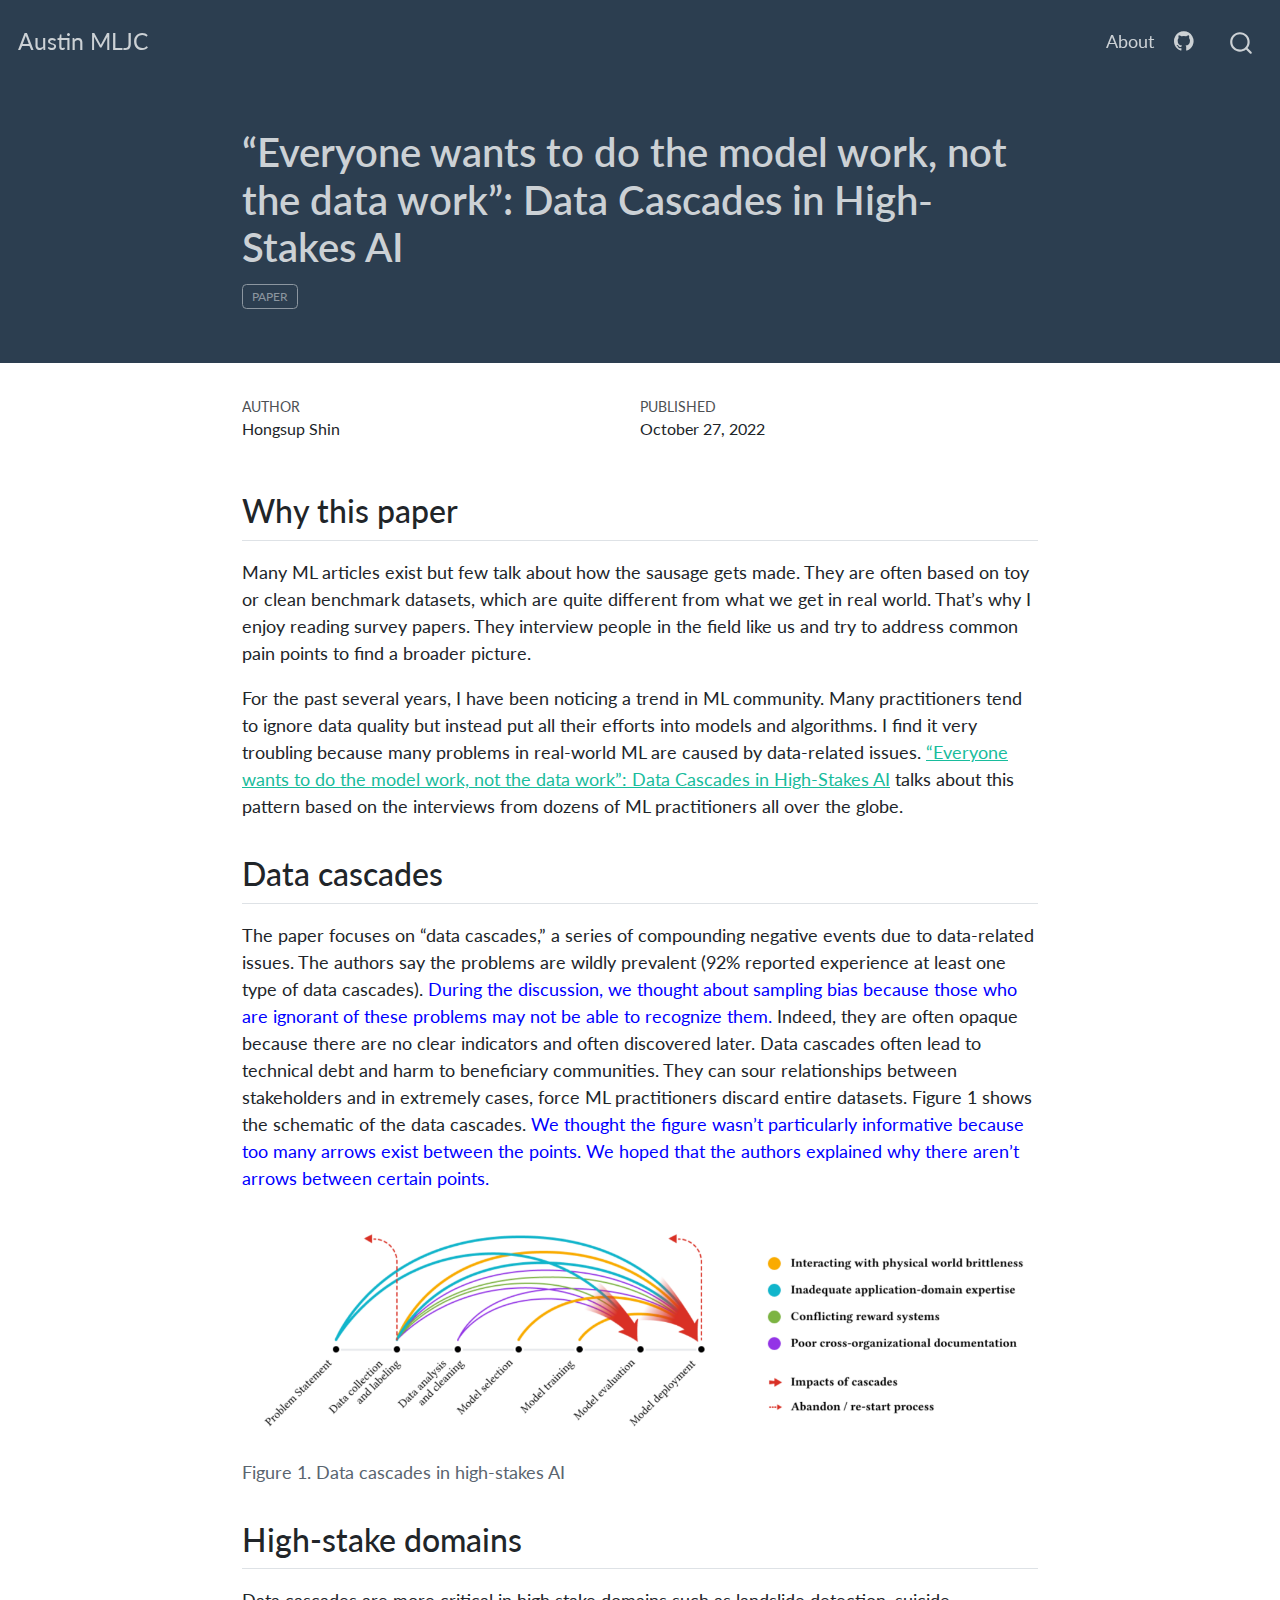
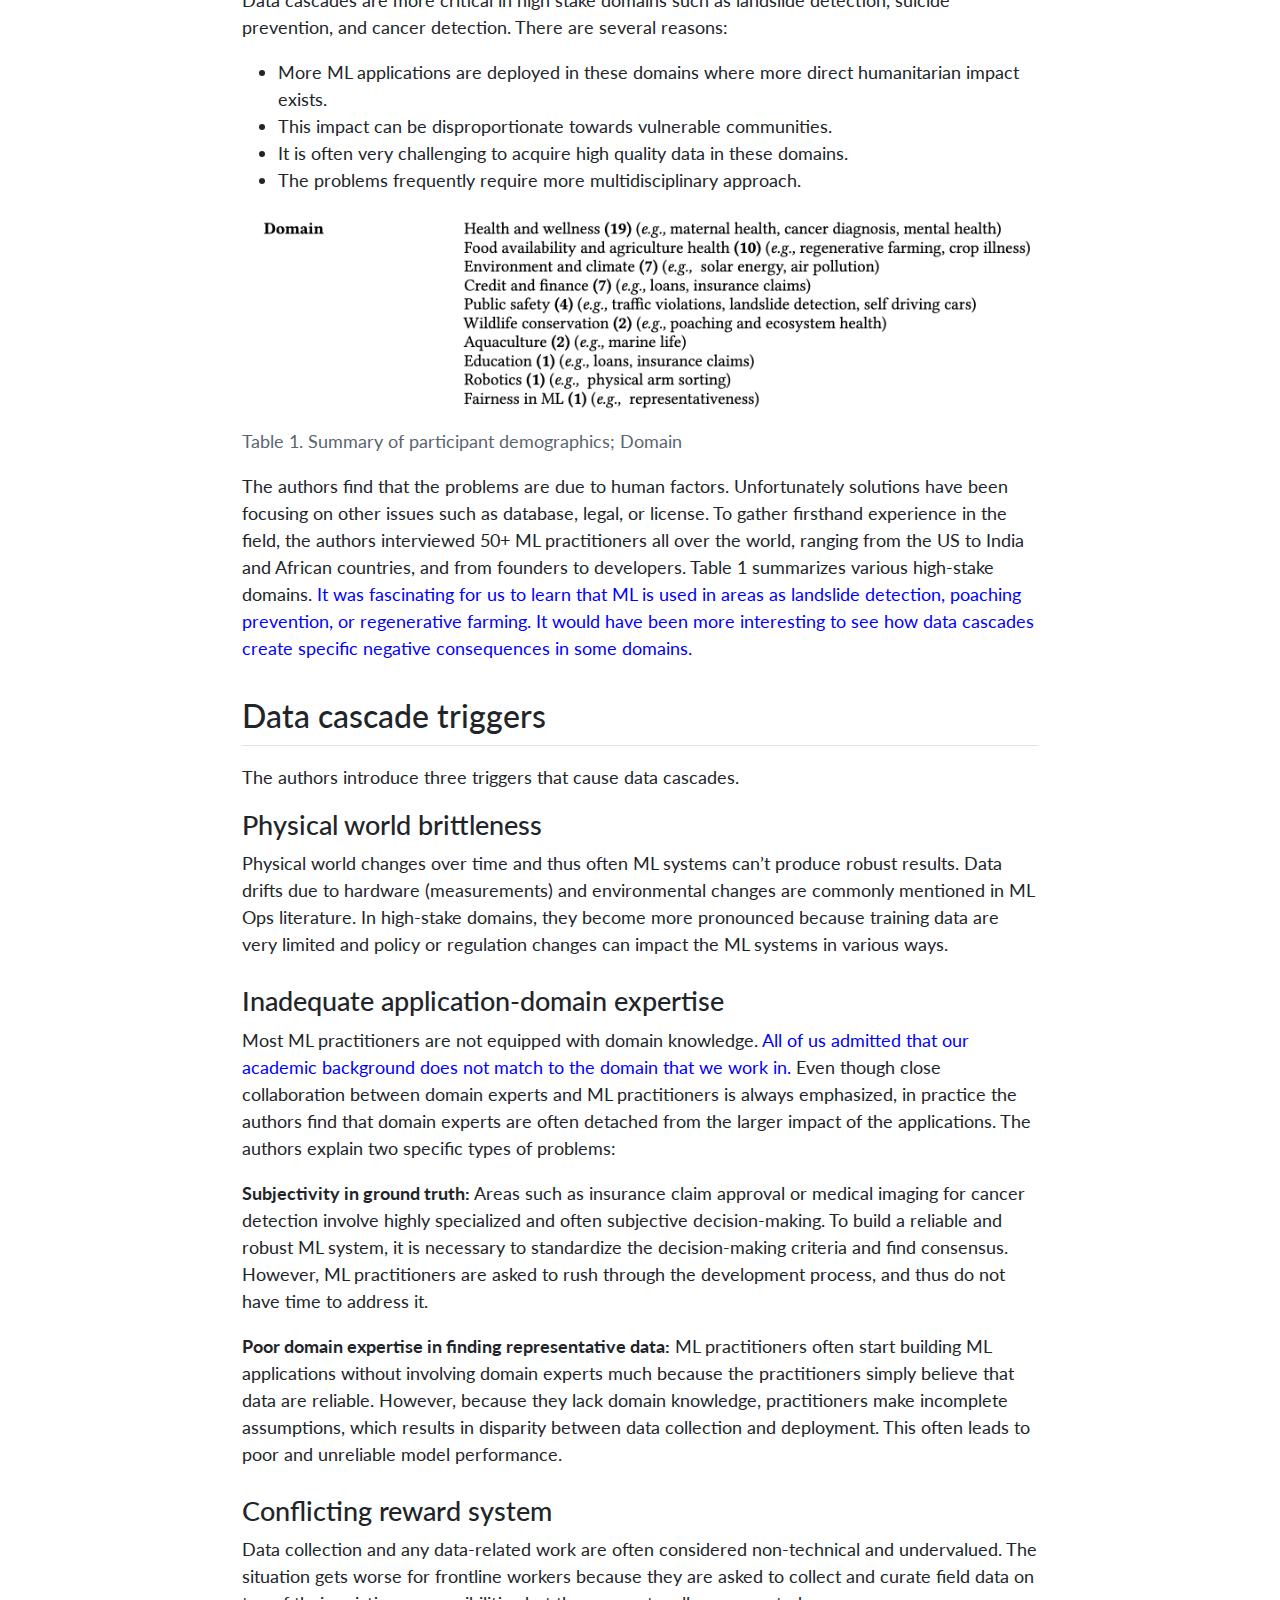
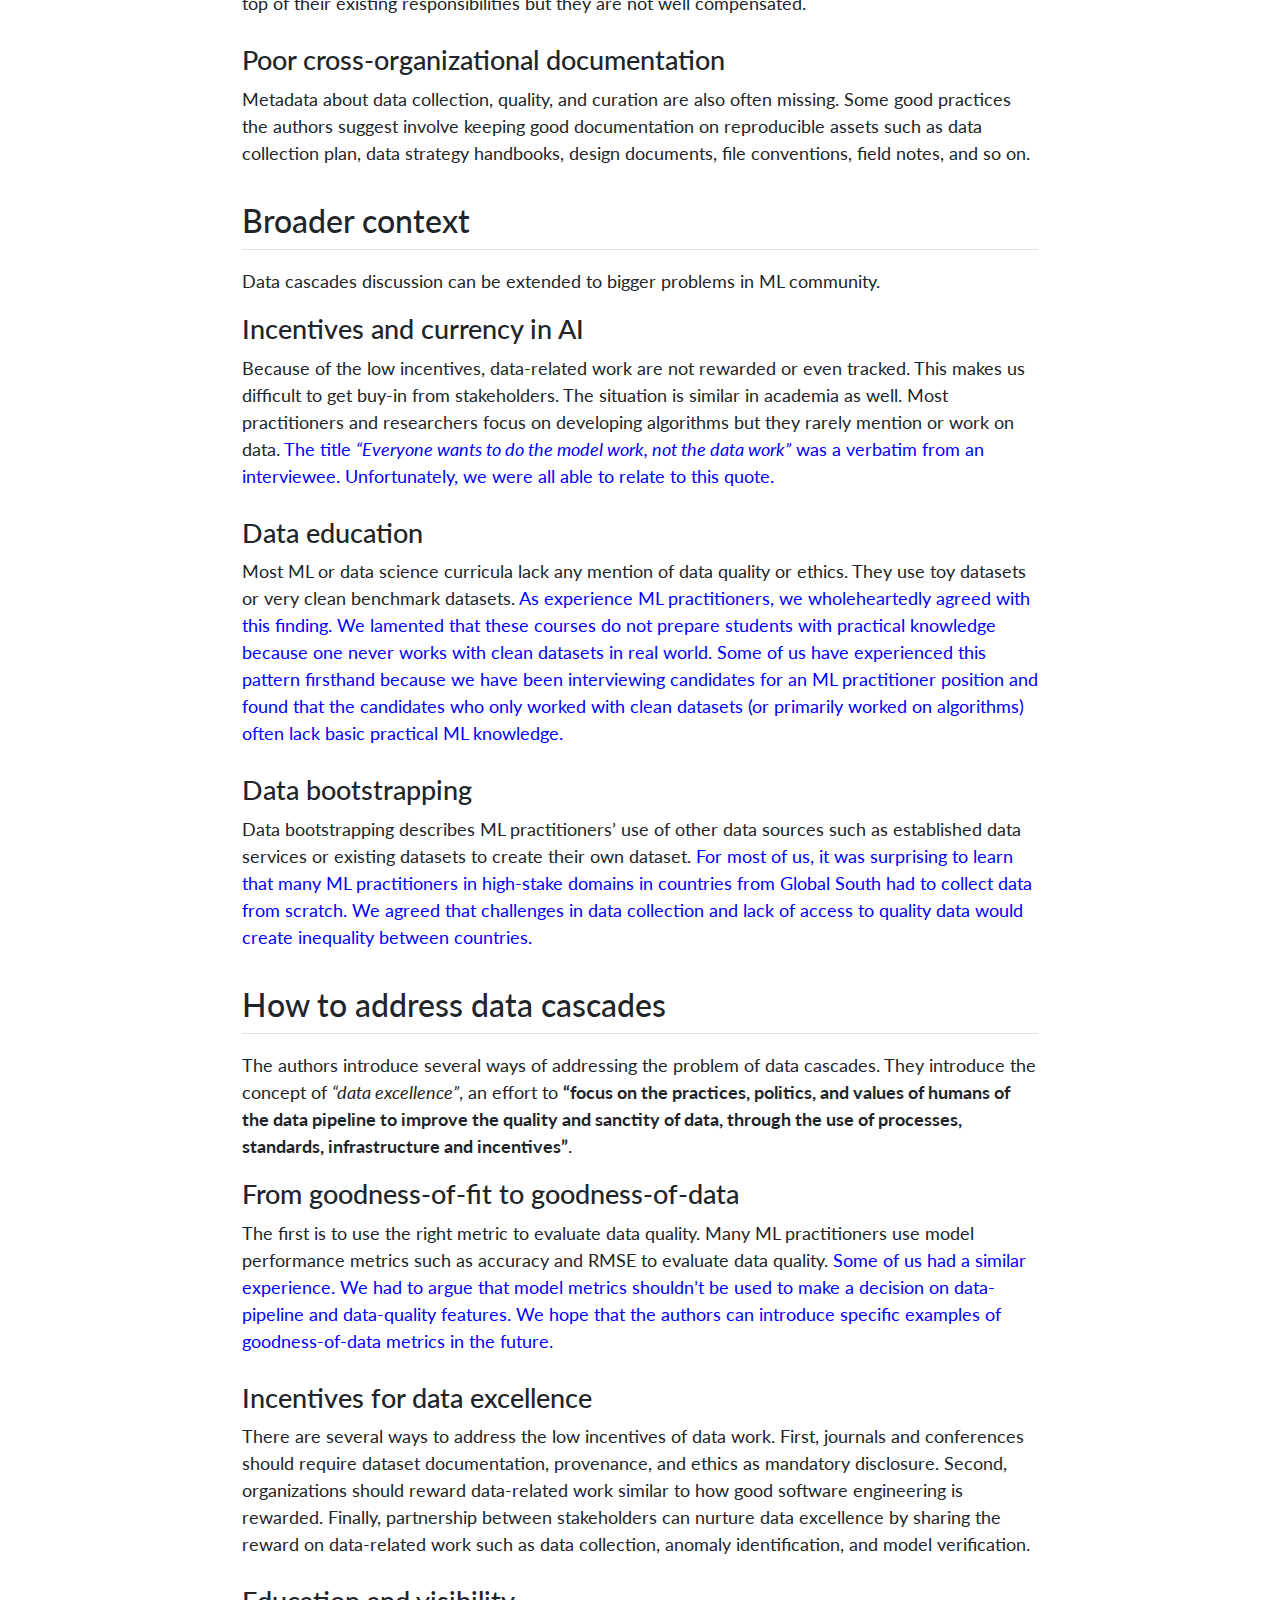
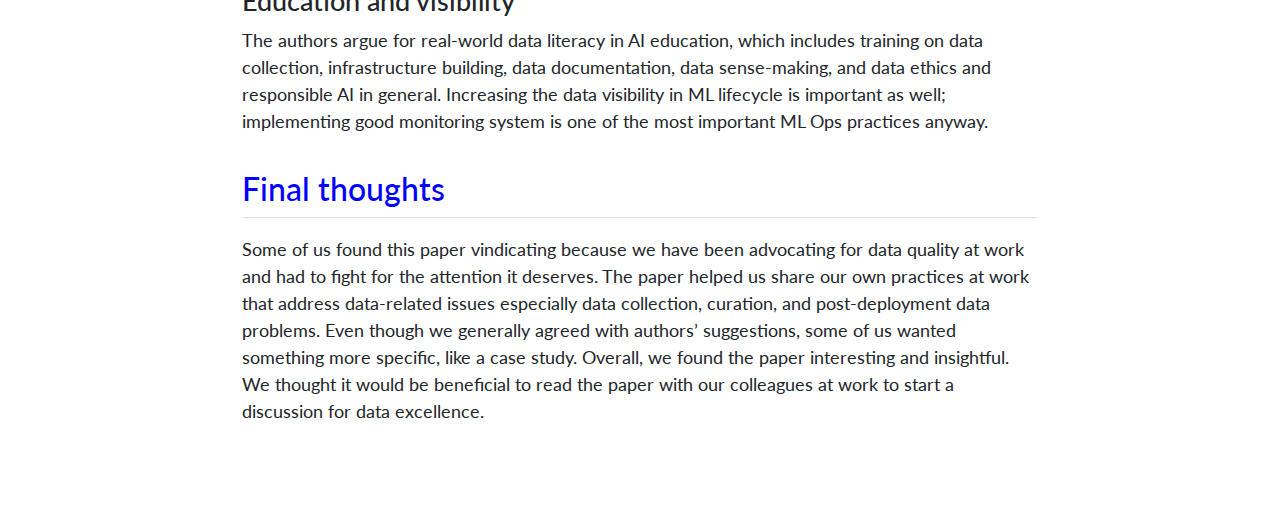
<file: docs/posts/20221027/index.html>
<!DOCTYPE html>
<html xmlns="http://www.w3.org/1999/xhtml" lang="en" xml:lang="en"><head>

<meta charset="utf-8">
<meta name="generator" content="quarto-1.2.242">

<meta name="viewport" content="width=device-width, initial-scale=1.0, user-scalable=yes">

<meta name="author" content="Hongsup Shin">
<meta name="dcterms.date" content="2022-10-27">

<title>Austin MLJC - “Everyone wants to do the model work, not the data work”: Data Cascades in High-Stakes AI</title>
<style>
code{white-space: pre-wrap;}
span.smallcaps{font-variant: small-caps;}
div.columns{display: flex; gap: min(4vw, 1.5em);}
div.column{flex: auto; overflow-x: auto;}
div.hanging-indent{margin-left: 1.5em; text-indent: -1.5em;}
ul.task-list{list-style: none;}
ul.task-list li input[type="checkbox"] {
  width: 0.8em;
  margin: 0 0.8em 0.2em -1.6em;
  vertical-align: middle;
}
</style>


<script src="../../site_libs/quarto-nav/quarto-nav.js"></script>
<script src="../../site_libs/quarto-nav/headroom.min.js"></script>
<script src="../../site_libs/clipboard/clipboard.min.js"></script>
<script src="../../site_libs/quarto-search/autocomplete.umd.js"></script>
<script src="../../site_libs/quarto-search/fuse.min.js"></script>
<script src="../../site_libs/quarto-search/quarto-search.js"></script>
<meta name="quarto:offset" content="../../">
<script src="../../site_libs/quarto-html/quarto.js"></script>
<script src="../../site_libs/quarto-html/popper.min.js"></script>
<script src="../../site_libs/quarto-html/tippy.umd.min.js"></script>
<script src="../../site_libs/quarto-html/anchor.min.js"></script>
<link href="../../site_libs/quarto-html/tippy.css" rel="stylesheet">
<link href="../../site_libs/quarto-html/quarto-syntax-highlighting.css" rel="stylesheet" id="quarto-text-highlighting-styles">
<script src="../../site_libs/bootstrap/bootstrap.min.js"></script>
<link href="../../site_libs/bootstrap/bootstrap-icons.css" rel="stylesheet">
<link href="../../site_libs/bootstrap/bootstrap.min.css" rel="stylesheet" id="quarto-bootstrap" data-mode="light">
<script id="quarto-search-options" type="application/json">{
  "location": "navbar",
  "copy-button": false,
  "collapse-after": 3,
  "panel-placement": "end",
  "type": "overlay",
  "limit": 20,
  "language": {
    "search-no-results-text": "No results",
    "search-matching-documents-text": "matching documents",
    "search-copy-link-title": "Copy link to search",
    "search-hide-matches-text": "Hide additional matches",
    "search-more-match-text": "more match in this document",
    "search-more-matches-text": "more matches in this document",
    "search-clear-button-title": "Clear",
    "search-detached-cancel-button-title": "Cancel",
    "search-submit-button-title": "Submit"
  }
}</script>


<link rel="stylesheet" href="../../styles.css">
</head>

<body class="nav-fixed fullcontent">

<div id="quarto-search-results"></div>
  <header id="quarto-header" class="headroom fixed-top">
    <nav class="navbar navbar-expand-lg navbar-dark ">
      <div class="navbar-container container-fluid">
      <div class="navbar-brand-container">
    <a class="navbar-brand" href="../../index.html">
    <span class="navbar-title">Austin MLJC</span>
    </a>
  </div>
          <button class="navbar-toggler" type="button" data-bs-toggle="collapse" data-bs-target="#navbarCollapse" aria-controls="navbarCollapse" aria-expanded="false" aria-label="Toggle navigation" onclick="if (window.quartoToggleHeadroom) { window.quartoToggleHeadroom(); }">
  <span class="navbar-toggler-icon"></span>
</button>
          <div class="collapse navbar-collapse" id="navbarCollapse">
            <ul class="navbar-nav navbar-nav-scroll ms-auto">
  <li class="nav-item">
    <a class="nav-link" href="../../about.html">
 <span class="menu-text">About</span></a>
  </li>  
  <li class="nav-item compact">
    <a class="nav-link" href="https://github.com/AustinMLJournalClub/blog"><i class="bi bi-github" role="img">
</i> 
 <span class="menu-text"></span></a>
  </li>  
</ul>
              <div id="quarto-search" class="" title="Search"></div>
          </div> <!-- /navcollapse -->
      </div> <!-- /container-fluid -->
    </nav>
</header>
<!-- content -->
<header id="title-block-header" class="quarto-title-block default page-columns page-full">
  <div class="quarto-title-banner page-columns page-full">
    <div class="quarto-title column-body">
      <h1 class="title">“Everyone wants to do the model work, not the data work”: Data Cascades in High-Stakes AI</h1>
                                <div class="quarto-categories">
                <div class="quarto-category">paper</div>
              </div>
                  </div>
  </div>
    
  
  <div class="quarto-title-meta">

      <div>
      <div class="quarto-title-meta-heading">Author</div>
      <div class="quarto-title-meta-contents">
               <p>Hongsup Shin </p>
            </div>
    </div>
      
      <div>
      <div class="quarto-title-meta-heading">Published</div>
      <div class="quarto-title-meta-contents">
        <p class="date">October 27, 2022</p>
      </div>
    </div>
    
      
    </div>
    
  
  </header><div id="quarto-content" class="quarto-container page-columns page-rows-contents page-layout-article page-navbar">
<!-- sidebar -->
<!-- margin-sidebar -->
    
<!-- main -->
<main class="content quarto-banner-title-block" id="quarto-document-content">




<section id="why-this-paper" class="level2">
<h2 class="anchored" data-anchor-id="why-this-paper">Why this paper</h2>
<p>Many ML articles exist but few talk about how the sausage gets made. They are often based on toy or clean benchmark datasets, which are quite different from what we get in real world. That’s why I enjoy reading survey papers. They interview people in the field like us and try to address common pain points to find a broader picture.</p>
<p>For the past several years, I have been noticing a trend in ML community. Many practitioners tend to ignore data quality but instead put all their efforts into models and algorithms. I find it very troubling because many problems in real-world ML are caused by data-related issues. <a href="https://research.google/pubs/pub49953/">“Everyone wants to do the model work, not the data work”: Data Cascades in High-Stakes AI</a> talks about this pattern based on the interviews from dozens of ML practitioners all over the globe.</p>
</section>
<section id="data-cascades" class="level2">
<h2 class="anchored" data-anchor-id="data-cascades">Data cascades</h2>
<p>The paper focuses on “data cascades,” a series of compounding negative events due to data-related issues. The authors say the problems are wildly prevalent (92% reported experience at least one type of data cascades). <font color="blue">During the discussion, we thought about sampling bias because those who are ignorant of these problems may not be able to recognize them.</font> Indeed, they are often opaque because there are no clear indicators and often discovered later. Data cascades often lead to technical debt and harm to beneficiary communities. They can sour relationships between stakeholders and in extremely cases, force ML practitioners discard entire datasets. Figure 1 shows the schematic of the data cascades. <font color="blue">We thought the figure wasn’t particularly informative because too many arrows exist between the points. We hoped that the authors explained why there aren’t arrows between certain points.</font></p>
<div class="quarto-figure quarto-figure-center">
<figure class="figure">
<p><img src="Data cascades in high-stakes AI full.png" class="img-fluid figure-img"></p>
<p></p><figcaption class="figure-caption">Figure 1. Data cascades in high-stakes AI</figcaption><p></p>
</figure>
</div>
</section>
<section id="high-stake-domains" class="level2">
<h2 class="anchored" data-anchor-id="high-stake-domains">High-stake domains</h2>
<p>Data cascades are more critical in high stake domains such as landslide detection, suicide prevention, and cancer detection. There are several reasons:</p>
<ul>
<li>More ML applications are deployed in these domains where more direct humanitarian impact exists.</li>
<li>This impact can be disproportionate towards vulnerable communities.</li>
<li>It is often very challenging to acquire high quality data in these domains.</li>
<li>The problems frequently require more multidisciplinary approach.</li>
</ul>
<div class="quarto-figure quarto-figure-center">
<figure class="figure">
<p><img src="Summary of participant demographics.png" class="img-fluid figure-img"></p>
<p></p><figcaption class="figure-caption">Table 1. Summary of participant demographics; Domain</figcaption><p></p>
</figure>
</div>
<p>The authors find that the problems are due to human factors. Unfortunately solutions have been focusing on other issues such as database, legal, or license. To gather firsthand experience in the field, the authors interviewed 50+ ML practitioners all over the world, ranging from the US to India and African countries, and from founders to developers. Table 1 summarizes various high-stake domains. <font color="blue">It was fascinating for us to learn that ML is used in areas as landslide detection, poaching prevention, or regenerative farming. It would have been more interesting to see how data cascades create specific negative consequences in some domains.</font></p>
</section>
<section id="data-cascade-triggers" class="level2">
<h2 class="anchored" data-anchor-id="data-cascade-triggers">Data cascade triggers</h2>
<p>The authors introduce three triggers that cause data cascades.</p>
<section id="physical-world-brittleness" class="level3">
<h3 class="anchored" data-anchor-id="physical-world-brittleness">Physical world brittleness</h3>
<p>Physical world changes over time and thus often ML systems can’t produce robust results. Data drifts due to hardware (measurements) and environmental changes are commonly mentioned in ML Ops literature. In high-stake domains, they become more pronounced because training data are very limited and policy or regulation changes can impact the ML systems in various ways.</p>
</section>
<section id="inadequate-application-domain-expertise" class="level3">
<h3 class="anchored" data-anchor-id="inadequate-application-domain-expertise">Inadequate application-domain expertise</h3>
<p>Most ML practitioners are not equipped with domain knowledge. <font color="blue">All of us admitted that our academic background does not match to the domain that we work in.</font> Even though close collaboration between domain experts and ML practitioners is always emphasized, in practice the authors find that domain experts are often detached from the larger impact of the applications. The authors explain two specific types of problems:</p>
<p><strong>Subjectivity in ground truth:</strong> Areas such as insurance claim approval or medical imaging for cancer detection involve highly specialized and often subjective decision-making. To build a reliable and robust ML system, it is necessary to standardize the decision-making criteria and find consensus. However, ML practitioners are asked to rush through the development process, and thus do not have time to address it.</p>
<p><strong>Poor domain expertise in finding representative data:</strong> ML practitioners often start building ML applications without involving domain experts much because the practitioners simply believe that data are reliable. However, because they lack domain knowledge, practitioners make incomplete assumptions, which results in disparity between data collection and deployment. This often leads to poor and unreliable model performance.</p>
</section>
<section id="conflicting-reward-system" class="level3">
<h3 class="anchored" data-anchor-id="conflicting-reward-system">Conflicting reward system</h3>
<p>Data collection and any data-related work are often considered non-technical and undervalued. The situation gets worse for frontline workers because they are asked to collect and curate field data on top of their existing responsibilities but they are not well compensated.</p>
</section>
<section id="poor-cross-organizational-documentation" class="level3">
<h3 class="anchored" data-anchor-id="poor-cross-organizational-documentation">Poor cross-organizational documentation</h3>
<p>Metadata about data collection, quality, and curation are also often missing. Some good practices the authors suggest involve keeping good documentation on reproducible assets such as data collection plan, data strategy handbooks, design documents, file conventions, field notes, and so on.</p>
</section>
</section>
<section id="broader-context" class="level2">
<h2 class="anchored" data-anchor-id="broader-context">Broader context</h2>
<p>Data cascades discussion can be extended to bigger problems in ML community.</p>
<section id="incentives-and-currency-in-ai" class="level3">
<h3 class="anchored" data-anchor-id="incentives-and-currency-in-ai">Incentives and currency in AI</h3>
<p>Because of the low incentives, data-related work are not rewarded or even tracked. This makes us difficult to get buy-in from stakeholders. The situation is similar in academia as well. Most practitioners and researchers focus on developing algorithms but they rarely mention or work on data. <font color="blue">The title <em>“Everyone wants to do the model work, not the data work”</em> was a verbatim from an interviewee. Unfortunately, we were all able to relate to this quote.</font></p>
</section>
<section id="data-education" class="level3">
<h3 class="anchored" data-anchor-id="data-education">Data education</h3>
<p>Most ML or data science curricula lack any mention of data quality or ethics. They use toy datasets or very clean benchmark datasets. <font color="blue">As experience ML practitioners, we wholeheartedly agreed with this finding. We lamented that these courses do not prepare students with practical knowledge because one never works with clean datasets in real world. Some of us have experienced this pattern firsthand because we have been interviewing candidates for an ML practitioner position and found that the candidates who only worked with clean datasets (or primarily worked on algorithms) often lack basic practical ML knowledge.</font></p>
</section>
<section id="data-bootstrapping" class="level3">
<h3 class="anchored" data-anchor-id="data-bootstrapping">Data bootstrapping</h3>
<p>Data bootstrapping describes ML practitioners’ use of other data sources such as established data services or existing datasets to create their own dataset. <font color="blue">For most of us, it was surprising to learn that many ML practitioners in high-stake domains in countries from Global South had to collect data from scratch. We agreed that challenges in data collection and lack of access to quality data would create inequality between countries.</font></p>
</section>
</section>
<section id="how-to-address-data-cascades" class="level2">
<h2 class="anchored" data-anchor-id="how-to-address-data-cascades">How to address data cascades</h2>
<p>The authors introduce several ways of addressing the problem of data cascades. They introduce the concept of <em>“data excellence”</em>, an effort to <strong>“focus on the practices, politics, and values of humans of the data pipeline to improve the quality and sanctity of data, through the use of processes, standards, infrastructure and incentives”</strong>.</p>
<section id="from-goodness-of-fit-to-goodness-of-data" class="level3">
<h3 class="anchored" data-anchor-id="from-goodness-of-fit-to-goodness-of-data">From goodness-of-fit to goodness-of-data</h3>
<p>The first is to use the right metric to evaluate data quality. Many ML practitioners use model performance metrics such as accuracy and RMSE to evaluate data quality. <font color="blue">Some of us had a similar experience. We had to argue that model metrics shouldn’t be used to make a decision on data-pipeline and data-quality features. We hope that the authors can introduce specific examples of goodness-of-data metrics in the future.</font></p>
</section>
<section id="incentives-for-data-excellence" class="level3">
<h3 class="anchored" data-anchor-id="incentives-for-data-excellence">Incentives for data excellence</h3>
<p>There are several ways to address the low incentives of data work. First, journals and conferences should require dataset documentation, provenance, and ethics as mandatory disclosure. Second, organizations should reward data-related work similar to how good software engineering is rewarded. Finally, partnership between stakeholders can nurture data excellence by sharing the reward on data-related work such as data collection, anomaly identification, and model verification.</p>
</section>
<section id="education-and-visibility" class="level3">
<h3 class="anchored" data-anchor-id="education-and-visibility">Education and visibility</h3>
<p>The authors argue for real-world data literacy in AI education, which includes training on data collection, infrastructure building, data documentation, data sense-making, and data ethics and responsible AI in general. Increasing the data visibility in ML lifecycle is important as well; implementing good monitoring system is one of the most important ML Ops practices anyway.</p>
</section>
</section>
<section id="final-thoughts" class="level2">
<h2 class="anchored" data-anchor-id="final-thoughts"><font color="Blue">Final thoughts</font></h2>
<p>Some of us found this paper vindicating because we have been advocating for data quality at work and had to fight for the attention it deserves. The paper helped us share our own practices at work that address data-related issues especially data collection, curation, and post-deployment data problems. Even though we generally agreed with authors’ suggestions, some of us wanted something more specific, like a case study. Overall, we found the paper interesting and insightful. We thought it would be beneficial to read the paper with our colleagues at work to start a discussion for data excellence.</p>


</section>

</main> <!-- /main -->
<script id="quarto-html-after-body" type="application/javascript">
window.document.addEventListener("DOMContentLoaded", function (event) {
  const toggleBodyColorMode = (bsSheetEl) => {
    const mode = bsSheetEl.getAttribute("data-mode");
    const bodyEl = window.document.querySelector("body");
    if (mode === "dark") {
      bodyEl.classList.add("quarto-dark");
      bodyEl.classList.remove("quarto-light");
    } else {
      bodyEl.classList.add("quarto-light");
      bodyEl.classList.remove("quarto-dark");
    }
  }
  const toggleBodyColorPrimary = () => {
    const bsSheetEl = window.document.querySelector("link#quarto-bootstrap");
    if (bsSheetEl) {
      toggleBodyColorMode(bsSheetEl);
    }
  }
  toggleBodyColorPrimary();  
  const icon = "";
  const anchorJS = new window.AnchorJS();
  anchorJS.options = {
    placement: 'right',
    icon: icon
  };
  anchorJS.add('.anchored');
  const clipboard = new window.ClipboardJS('.code-copy-button', {
    target: function(trigger) {
      return trigger.previousElementSibling;
    }
  });
  clipboard.on('success', function(e) {
    // button target
    const button = e.trigger;
    // don't keep focus
    button.blur();
    // flash "checked"
    button.classList.add('code-copy-button-checked');
    var currentTitle = button.getAttribute("title");
    button.setAttribute("title", "Copied!");
    let tooltip;
    if (window.bootstrap) {
      button.setAttribute("data-bs-toggle", "tooltip");
      button.setAttribute("data-bs-placement", "left");
      button.setAttribute("data-bs-title", "Copied!");
      tooltip = new bootstrap.Tooltip(button, 
        { trigger: "manual", 
          customClass: "code-copy-button-tooltip",
          offset: [0, -8]});
      tooltip.show();    
    }
    setTimeout(function() {
      if (tooltip) {
        tooltip.hide();
        button.removeAttribute("data-bs-title");
        button.removeAttribute("data-bs-toggle");
        button.removeAttribute("data-bs-placement");
      }
      button.setAttribute("title", currentTitle);
      button.classList.remove('code-copy-button-checked');
    }, 1000);
    // clear code selection
    e.clearSelection();
  });
  function tippyHover(el, contentFn) {
    const config = {
      allowHTML: true,
      content: contentFn,
      maxWidth: 500,
      delay: 100,
      arrow: false,
      appendTo: function(el) {
          return el.parentElement;
      },
      interactive: true,
      interactiveBorder: 10,
      theme: 'quarto',
      placement: 'bottom-start'
    };
    window.tippy(el, config); 
  }
  const noterefs = window.document.querySelectorAll('a[role="doc-noteref"]');
  for (var i=0; i<noterefs.length; i++) {
    const ref = noterefs[i];
    tippyHover(ref, function() {
      // use id or data attribute instead here
      let href = ref.getAttribute('data-footnote-href') || ref.getAttribute('href');
      try { href = new URL(href).hash; } catch {}
      const id = href.replace(/^#\/?/, "");
      const note = window.document.getElementById(id);
      return note.innerHTML;
    });
  }
  const findCites = (el) => {
    const parentEl = el.parentElement;
    if (parentEl) {
      const cites = parentEl.dataset.cites;
      if (cites) {
        return {
          el,
          cites: cites.split(' ')
        };
      } else {
        return findCites(el.parentElement)
      }
    } else {
      return undefined;
    }
  };
  var bibliorefs = window.document.querySelectorAll('a[role="doc-biblioref"]');
  for (var i=0; i<bibliorefs.length; i++) {
    const ref = bibliorefs[i];
    const citeInfo = findCites(ref);
    if (citeInfo) {
      tippyHover(citeInfo.el, function() {
        var popup = window.document.createElement('div');
        citeInfo.cites.forEach(function(cite) {
          var citeDiv = window.document.createElement('div');
          citeDiv.classList.add('hanging-indent');
          citeDiv.classList.add('csl-entry');
          var biblioDiv = window.document.getElementById('ref-' + cite);
          if (biblioDiv) {
            citeDiv.innerHTML = biblioDiv.innerHTML;
          }
          popup.appendChild(citeDiv);
        });
        return popup.innerHTML;
      });
    }
  }
});
</script>
</div> <!-- /content -->



</body></html>
</file>
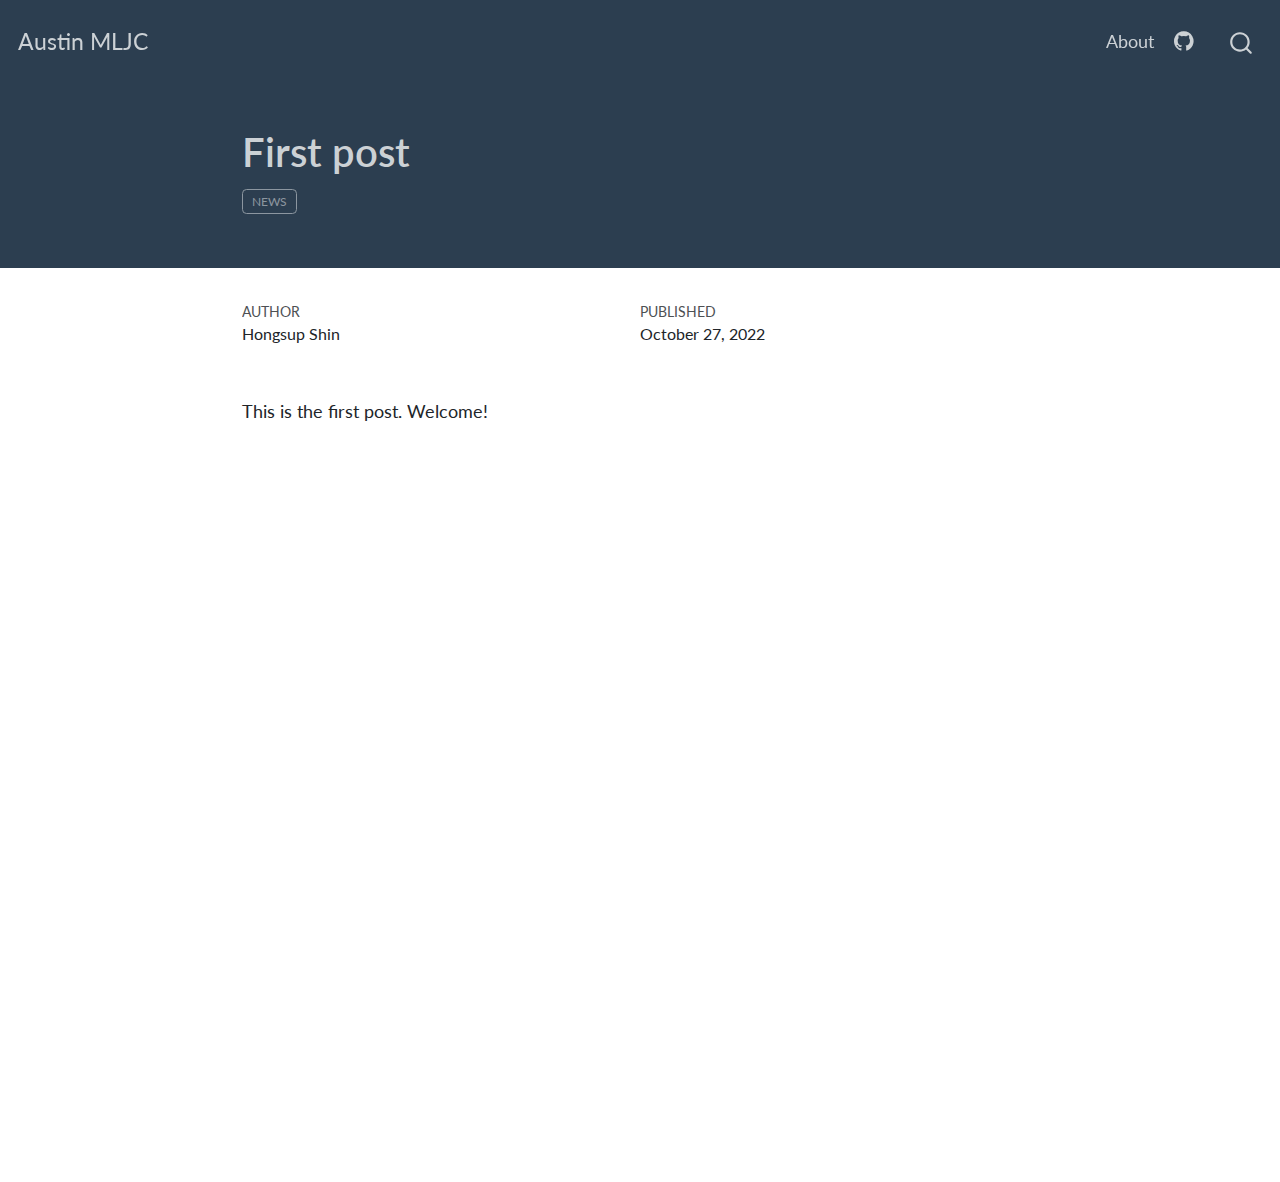
<file: docs/posts/First post/index.html>
<!DOCTYPE html>
<html xmlns="http://www.w3.org/1999/xhtml" lang="en" xml:lang="en"><head>

<meta charset="utf-8">
<meta name="generator" content="quarto-1.2.242">

<meta name="viewport" content="width=device-width, initial-scale=1.0, user-scalable=yes">

<meta name="author" content="Hongsup Shin">
<meta name="dcterms.date" content="2022-10-27">

<title>Austin MLJC - First post</title>
<style>
code{white-space: pre-wrap;}
span.smallcaps{font-variant: small-caps;}
div.columns{display: flex; gap: min(4vw, 1.5em);}
div.column{flex: auto; overflow-x: auto;}
div.hanging-indent{margin-left: 1.5em; text-indent: -1.5em;}
ul.task-list{list-style: none;}
ul.task-list li input[type="checkbox"] {
  width: 0.8em;
  margin: 0 0.8em 0.2em -1.6em;
  vertical-align: middle;
}
</style>


<script src="../../site_libs/quarto-nav/quarto-nav.js"></script>
<script src="../../site_libs/quarto-nav/headroom.min.js"></script>
<script src="../../site_libs/clipboard/clipboard.min.js"></script>
<script src="../../site_libs/quarto-search/autocomplete.umd.js"></script>
<script src="../../site_libs/quarto-search/fuse.min.js"></script>
<script src="../../site_libs/quarto-search/quarto-search.js"></script>
<meta name="quarto:offset" content="../../">
<script src="../../site_libs/quarto-html/quarto.js"></script>
<script src="../../site_libs/quarto-html/popper.min.js"></script>
<script src="../../site_libs/quarto-html/tippy.umd.min.js"></script>
<script src="../../site_libs/quarto-html/anchor.min.js"></script>
<link href="../../site_libs/quarto-html/tippy.css" rel="stylesheet">
<link href="../../site_libs/quarto-html/quarto-syntax-highlighting.css" rel="stylesheet" id="quarto-text-highlighting-styles">
<script src="../../site_libs/bootstrap/bootstrap.min.js"></script>
<link href="../../site_libs/bootstrap/bootstrap-icons.css" rel="stylesheet">
<link href="../../site_libs/bootstrap/bootstrap.min.css" rel="stylesheet" id="quarto-bootstrap" data-mode="light">
<script id="quarto-search-options" type="application/json">{
  "location": "navbar",
  "copy-button": false,
  "collapse-after": 3,
  "panel-placement": "end",
  "type": "overlay",
  "limit": 20,
  "language": {
    "search-no-results-text": "No results",
    "search-matching-documents-text": "matching documents",
    "search-copy-link-title": "Copy link to search",
    "search-hide-matches-text": "Hide additional matches",
    "search-more-match-text": "more match in this document",
    "search-more-matches-text": "more matches in this document",
    "search-clear-button-title": "Clear",
    "search-detached-cancel-button-title": "Cancel",
    "search-submit-button-title": "Submit"
  }
}</script>


<link rel="stylesheet" href="../../styles.css">
</head>

<body class="nav-fixed fullcontent">

<div id="quarto-search-results"></div>
  <header id="quarto-header" class="headroom fixed-top">
    <nav class="navbar navbar-expand-lg navbar-dark ">
      <div class="navbar-container container-fluid">
      <div class="navbar-brand-container">
    <a class="navbar-brand" href="../../index.html">
    <span class="navbar-title">Austin MLJC</span>
    </a>
  </div>
          <button class="navbar-toggler" type="button" data-bs-toggle="collapse" data-bs-target="#navbarCollapse" aria-controls="navbarCollapse" aria-expanded="false" aria-label="Toggle navigation" onclick="if (window.quartoToggleHeadroom) { window.quartoToggleHeadroom(); }">
  <span class="navbar-toggler-icon"></span>
</button>
          <div class="collapse navbar-collapse" id="navbarCollapse">
            <ul class="navbar-nav navbar-nav-scroll ms-auto">
  <li class="nav-item">
    <a class="nav-link" href="../../about.html">
 <span class="menu-text">About</span></a>
  </li>  
  <li class="nav-item compact">
    <a class="nav-link" href="https://github.com/AustinMLJournalClub/"><i class="bi bi-github" role="img">
</i> 
 <span class="menu-text"></span></a>
  </li>  
</ul>
              <div id="quarto-search" class="" title="Search"></div>
          </div> <!-- /navcollapse -->
      </div> <!-- /container-fluid -->
    </nav>
</header>
<!-- content -->
<header id="title-block-header" class="quarto-title-block default page-columns page-full">
  <div class="quarto-title-banner page-columns page-full">
    <div class="quarto-title column-body">
      <h1 class="title">First post</h1>
                                <div class="quarto-categories">
                <div class="quarto-category">news</div>
              </div>
                  </div>
  </div>
    
  
  <div class="quarto-title-meta">

      <div>
      <div class="quarto-title-meta-heading">Author</div>
      <div class="quarto-title-meta-contents">
               <p>Hongsup Shin </p>
            </div>
    </div>
      
      <div>
      <div class="quarto-title-meta-heading">Published</div>
      <div class="quarto-title-meta-contents">
        <p class="date">October 27, 2022</p>
      </div>
    </div>
    
      
    </div>
    
  
  </header><div id="quarto-content" class="quarto-container page-columns page-rows-contents page-layout-article page-navbar">
<!-- sidebar -->
<!-- margin-sidebar -->
    
<!-- main -->
<main class="content quarto-banner-title-block" id="quarto-document-content">




<p>This is the first post. Welcome!</p>



</main> <!-- /main -->
<script id="quarto-html-after-body" type="application/javascript">
window.document.addEventListener("DOMContentLoaded", function (event) {
  const toggleBodyColorMode = (bsSheetEl) => {
    const mode = bsSheetEl.getAttribute("data-mode");
    const bodyEl = window.document.querySelector("body");
    if (mode === "dark") {
      bodyEl.classList.add("quarto-dark");
      bodyEl.classList.remove("quarto-light");
    } else {
      bodyEl.classList.add("quarto-light");
      bodyEl.classList.remove("quarto-dark");
    }
  }
  const toggleBodyColorPrimary = () => {
    const bsSheetEl = window.document.querySelector("link#quarto-bootstrap");
    if (bsSheetEl) {
      toggleBodyColorMode(bsSheetEl);
    }
  }
  toggleBodyColorPrimary();  
  const icon = "";
  const anchorJS = new window.AnchorJS();
  anchorJS.options = {
    placement: 'right',
    icon: icon
  };
  anchorJS.add('.anchored');
  const clipboard = new window.ClipboardJS('.code-copy-button', {
    target: function(trigger) {
      return trigger.previousElementSibling;
    }
  });
  clipboard.on('success', function(e) {
    // button target
    const button = e.trigger;
    // don't keep focus
    button.blur();
    // flash "checked"
    button.classList.add('code-copy-button-checked');
    var currentTitle = button.getAttribute("title");
    button.setAttribute("title", "Copied!");
    let tooltip;
    if (window.bootstrap) {
      button.setAttribute("data-bs-toggle", "tooltip");
      button.setAttribute("data-bs-placement", "left");
      button.setAttribute("data-bs-title", "Copied!");
      tooltip = new bootstrap.Tooltip(button, 
        { trigger: "manual", 
          customClass: "code-copy-button-tooltip",
          offset: [0, -8]});
      tooltip.show();    
    }
    setTimeout(function() {
      if (tooltip) {
        tooltip.hide();
        button.removeAttribute("data-bs-title");
        button.removeAttribute("data-bs-toggle");
        button.removeAttribute("data-bs-placement");
      }
      button.setAttribute("title", currentTitle);
      button.classList.remove('code-copy-button-checked');
    }, 1000);
    // clear code selection
    e.clearSelection();
  });
  function tippyHover(el, contentFn) {
    const config = {
      allowHTML: true,
      content: contentFn,
      maxWidth: 500,
      delay: 100,
      arrow: false,
      appendTo: function(el) {
          return el.parentElement;
      },
      interactive: true,
      interactiveBorder: 10,
      theme: 'quarto',
      placement: 'bottom-start'
    };
    window.tippy(el, config); 
  }
  const noterefs = window.document.querySelectorAll('a[role="doc-noteref"]');
  for (var i=0; i<noterefs.length; i++) {
    const ref = noterefs[i];
    tippyHover(ref, function() {
      // use id or data attribute instead here
      let href = ref.getAttribute('data-footnote-href') || ref.getAttribute('href');
      try { href = new URL(href).hash; } catch {}
      const id = href.replace(/^#\/?/, "");
      const note = window.document.getElementById(id);
      return note.innerHTML;
    });
  }
  const findCites = (el) => {
    const parentEl = el.parentElement;
    if (parentEl) {
      const cites = parentEl.dataset.cites;
      if (cites) {
        return {
          el,
          cites: cites.split(' ')
        };
      } else {
        return findCites(el.parentElement)
      }
    } else {
      return undefined;
    }
  };
  var bibliorefs = window.document.querySelectorAll('a[role="doc-biblioref"]');
  for (var i=0; i<bibliorefs.length; i++) {
    const ref = bibliorefs[i];
    const citeInfo = findCites(ref);
    if (citeInfo) {
      tippyHover(citeInfo.el, function() {
        var popup = window.document.createElement('div');
        citeInfo.cites.forEach(function(cite) {
          var citeDiv = window.document.createElement('div');
          citeDiv.classList.add('hanging-indent');
          citeDiv.classList.add('csl-entry');
          var biblioDiv = window.document.getElementById('ref-' + cite);
          if (biblioDiv) {
            citeDiv.innerHTML = biblioDiv.innerHTML;
          }
          popup.appendChild(citeDiv);
        });
        return popup.innerHTML;
      });
    }
  }
});
</script>
</div> <!-- /content -->



</body></html>
</file>
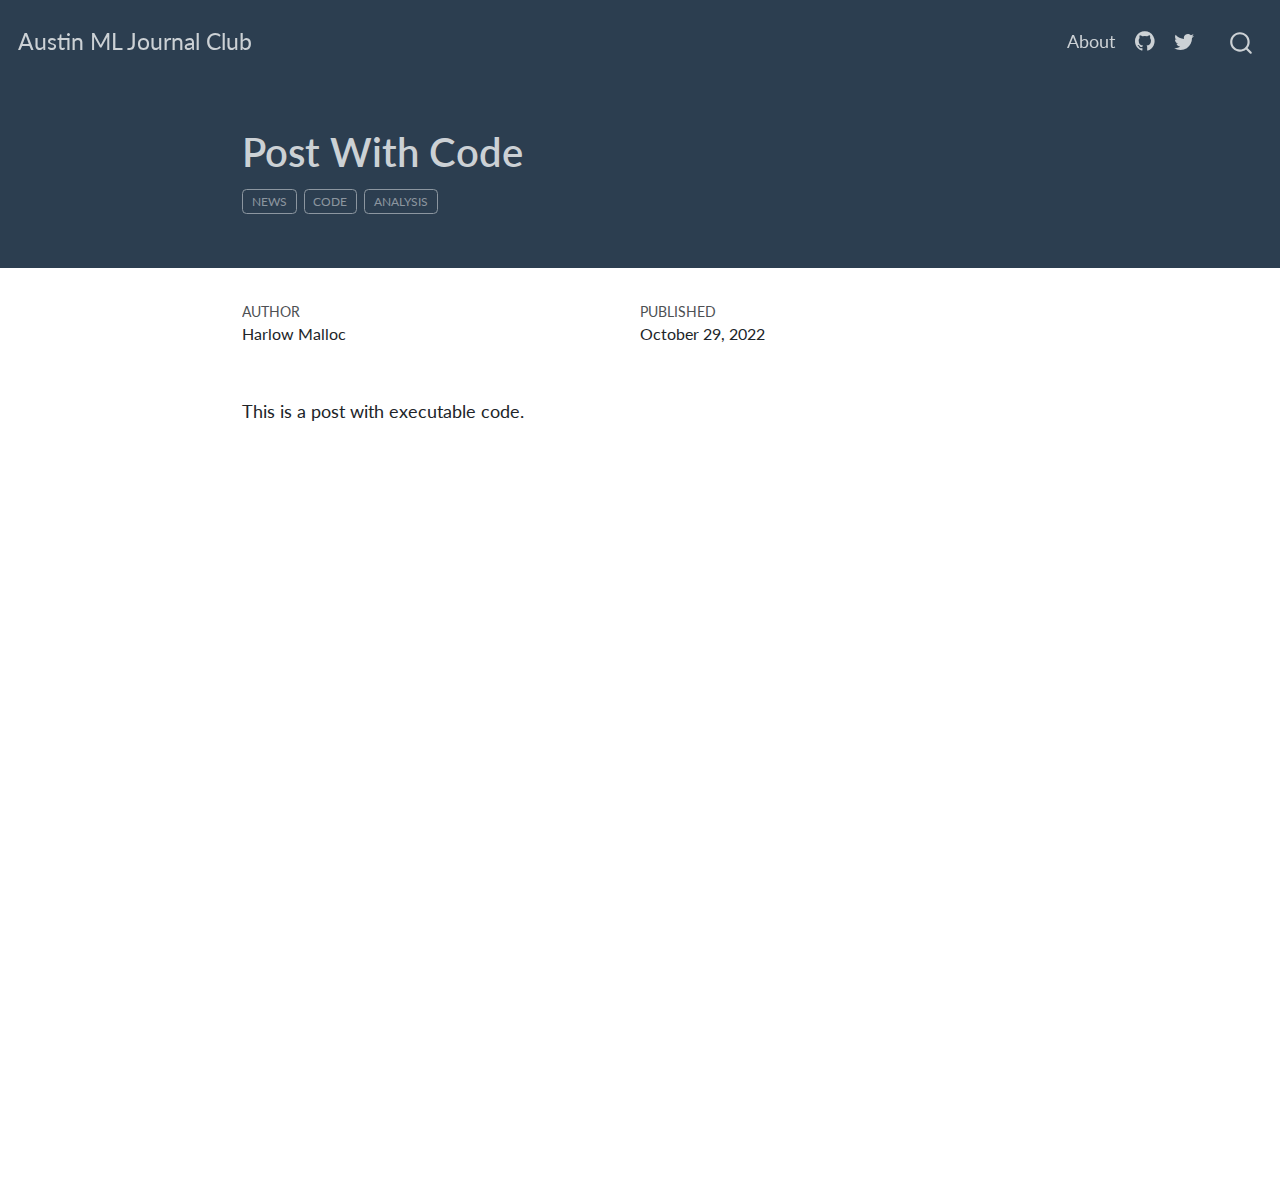
<file: docs/posts/post-with-code/index.html>
<!DOCTYPE html>
<html xmlns="http://www.w3.org/1999/xhtml" lang="en" xml:lang="en"><head>

<meta charset="utf-8">
<meta name="generator" content="quarto-1.2.242">

<meta name="viewport" content="width=device-width, initial-scale=1.0, user-scalable=yes">

<meta name="author" content="Harlow Malloc">
<meta name="dcterms.date" content="2022-10-29">

<title>Austin ML Journal Club - Post With Code</title>
<style>
code{white-space: pre-wrap;}
span.smallcaps{font-variant: small-caps;}
div.columns{display: flex; gap: min(4vw, 1.5em);}
div.column{flex: auto; overflow-x: auto;}
div.hanging-indent{margin-left: 1.5em; text-indent: -1.5em;}
ul.task-list{list-style: none;}
ul.task-list li input[type="checkbox"] {
  width: 0.8em;
  margin: 0 0.8em 0.2em -1.6em;
  vertical-align: middle;
}
</style>


<script src="../../site_libs/quarto-nav/quarto-nav.js"></script>
<script src="../../site_libs/quarto-nav/headroom.min.js"></script>
<script src="../../site_libs/clipboard/clipboard.min.js"></script>
<script src="../../site_libs/quarto-search/autocomplete.umd.js"></script>
<script src="../../site_libs/quarto-search/fuse.min.js"></script>
<script src="../../site_libs/quarto-search/quarto-search.js"></script>
<meta name="quarto:offset" content="../../">
<script src="../../site_libs/quarto-html/quarto.js"></script>
<script src="../../site_libs/quarto-html/popper.min.js"></script>
<script src="../../site_libs/quarto-html/tippy.umd.min.js"></script>
<script src="../../site_libs/quarto-html/anchor.min.js"></script>
<link href="../../site_libs/quarto-html/tippy.css" rel="stylesheet">
<link href="../../site_libs/quarto-html/quarto-syntax-highlighting.css" rel="stylesheet" id="quarto-text-highlighting-styles">
<script src="../../site_libs/bootstrap/bootstrap.min.js"></script>
<link href="../../site_libs/bootstrap/bootstrap-icons.css" rel="stylesheet">
<link href="../../site_libs/bootstrap/bootstrap.min.css" rel="stylesheet" id="quarto-bootstrap" data-mode="light">
<script id="quarto-search-options" type="application/json">{
  "location": "navbar",
  "copy-button": false,
  "collapse-after": 3,
  "panel-placement": "end",
  "type": "overlay",
  "limit": 20,
  "language": {
    "search-no-results-text": "No results",
    "search-matching-documents-text": "matching documents",
    "search-copy-link-title": "Copy link to search",
    "search-hide-matches-text": "Hide additional matches",
    "search-more-match-text": "more match in this document",
    "search-more-matches-text": "more matches in this document",
    "search-clear-button-title": "Clear",
    "search-detached-cancel-button-title": "Cancel",
    "search-submit-button-title": "Submit"
  }
}</script>


<link rel="stylesheet" href="../../styles.css">
</head>

<body class="nav-fixed fullcontent">

<div id="quarto-search-results"></div>
  <header id="quarto-header" class="headroom fixed-top">
    <nav class="navbar navbar-expand-lg navbar-dark ">
      <div class="navbar-container container-fluid">
      <div class="navbar-brand-container">
    <a class="navbar-brand" href="../../index.html">
    <span class="navbar-title">Austin ML Journal Club</span>
    </a>
  </div>
          <button class="navbar-toggler" type="button" data-bs-toggle="collapse" data-bs-target="#navbarCollapse" aria-controls="navbarCollapse" aria-expanded="false" aria-label="Toggle navigation" onclick="if (window.quartoToggleHeadroom) { window.quartoToggleHeadroom(); }">
  <span class="navbar-toggler-icon"></span>
</button>
          <div class="collapse navbar-collapse" id="navbarCollapse">
            <ul class="navbar-nav navbar-nav-scroll ms-auto">
  <li class="nav-item">
    <a class="nav-link" href="../../about.html">
 <span class="menu-text">About</span></a>
  </li>  
  <li class="nav-item compact">
    <a class="nav-link" href="https://austinmljournalclub.github.io/blog/"><i class="bi bi-github" role="img">
</i> 
 <span class="menu-text"></span></a>
  </li>  
  <li class="nav-item compact">
    <a class="nav-link" href="https://twitter.com"><i class="bi bi-twitter" role="img">
</i> 
 <span class="menu-text"></span></a>
  </li>  
</ul>
              <div id="quarto-search" class="" title="Search"></div>
          </div> <!-- /navcollapse -->
      </div> <!-- /container-fluid -->
    </nav>
</header>
<!-- content -->
<header id="title-block-header" class="quarto-title-block default page-columns page-full">
  <div class="quarto-title-banner page-columns page-full">
    <div class="quarto-title column-body">
      <h1 class="title">Post With Code</h1>
                                <div class="quarto-categories">
                <div class="quarto-category">news</div>
                <div class="quarto-category">code</div>
                <div class="quarto-category">analysis</div>
              </div>
                  </div>
  </div>
    
  
  <div class="quarto-title-meta">

      <div>
      <div class="quarto-title-meta-heading">Author</div>
      <div class="quarto-title-meta-contents">
               <p>Harlow Malloc </p>
            </div>
    </div>
      
      <div>
      <div class="quarto-title-meta-heading">Published</div>
      <div class="quarto-title-meta-contents">
        <p class="date">October 29, 2022</p>
      </div>
    </div>
    
      
    </div>
    
  
  </header><div id="quarto-content" class="quarto-container page-columns page-rows-contents page-layout-article page-navbar">
<!-- sidebar -->
<!-- margin-sidebar -->
    
<!-- main -->
<main class="content quarto-banner-title-block" id="quarto-document-content">




<p>This is a post with executable code.</p>



</main> <!-- /main -->
<script id="quarto-html-after-body" type="application/javascript">
window.document.addEventListener("DOMContentLoaded", function (event) {
  const toggleBodyColorMode = (bsSheetEl) => {
    const mode = bsSheetEl.getAttribute("data-mode");
    const bodyEl = window.document.querySelector("body");
    if (mode === "dark") {
      bodyEl.classList.add("quarto-dark");
      bodyEl.classList.remove("quarto-light");
    } else {
      bodyEl.classList.add("quarto-light");
      bodyEl.classList.remove("quarto-dark");
    }
  }
  const toggleBodyColorPrimary = () => {
    const bsSheetEl = window.document.querySelector("link#quarto-bootstrap");
    if (bsSheetEl) {
      toggleBodyColorMode(bsSheetEl);
    }
  }
  toggleBodyColorPrimary();  
  const icon = "";
  const anchorJS = new window.AnchorJS();
  anchorJS.options = {
    placement: 'right',
    icon: icon
  };
  anchorJS.add('.anchored');
  const clipboard = new window.ClipboardJS('.code-copy-button', {
    target: function(trigger) {
      return trigger.previousElementSibling;
    }
  });
  clipboard.on('success', function(e) {
    // button target
    const button = e.trigger;
    // don't keep focus
    button.blur();
    // flash "checked"
    button.classList.add('code-copy-button-checked');
    var currentTitle = button.getAttribute("title");
    button.setAttribute("title", "Copied!");
    let tooltip;
    if (window.bootstrap) {
      button.setAttribute("data-bs-toggle", "tooltip");
      button.setAttribute("data-bs-placement", "left");
      button.setAttribute("data-bs-title", "Copied!");
      tooltip = new bootstrap.Tooltip(button, 
        { trigger: "manual", 
          customClass: "code-copy-button-tooltip",
          offset: [0, -8]});
      tooltip.show();    
    }
    setTimeout(function() {
      if (tooltip) {
        tooltip.hide();
        button.removeAttribute("data-bs-title");
        button.removeAttribute("data-bs-toggle");
        button.removeAttribute("data-bs-placement");
      }
      button.setAttribute("title", currentTitle);
      button.classList.remove('code-copy-button-checked');
    }, 1000);
    // clear code selection
    e.clearSelection();
  });
  function tippyHover(el, contentFn) {
    const config = {
      allowHTML: true,
      content: contentFn,
      maxWidth: 500,
      delay: 100,
      arrow: false,
      appendTo: function(el) {
          return el.parentElement;
      },
      interactive: true,
      interactiveBorder: 10,
      theme: 'quarto',
      placement: 'bottom-start'
    };
    window.tippy(el, config); 
  }
  const noterefs = window.document.querySelectorAll('a[role="doc-noteref"]');
  for (var i=0; i<noterefs.length; i++) {
    const ref = noterefs[i];
    tippyHover(ref, function() {
      // use id or data attribute instead here
      let href = ref.getAttribute('data-footnote-href') || ref.getAttribute('href');
      try { href = new URL(href).hash; } catch {}
      const id = href.replace(/^#\/?/, "");
      const note = window.document.getElementById(id);
      return note.innerHTML;
    });
  }
  const findCites = (el) => {
    const parentEl = el.parentElement;
    if (parentEl) {
      const cites = parentEl.dataset.cites;
      if (cites) {
        return {
          el,
          cites: cites.split(' ')
        };
      } else {
        return findCites(el.parentElement)
      }
    } else {
      return undefined;
    }
  };
  var bibliorefs = window.document.querySelectorAll('a[role="doc-biblioref"]');
  for (var i=0; i<bibliorefs.length; i++) {
    const ref = bibliorefs[i];
    const citeInfo = findCites(ref);
    if (citeInfo) {
      tippyHover(citeInfo.el, function() {
        var popup = window.document.createElement('div');
        citeInfo.cites.forEach(function(cite) {
          var citeDiv = window.document.createElement('div');
          citeDiv.classList.add('hanging-indent');
          citeDiv.classList.add('csl-entry');
          var biblioDiv = window.document.getElementById('ref-' + cite);
          if (biblioDiv) {
            citeDiv.innerHTML = biblioDiv.innerHTML;
          }
          popup.appendChild(citeDiv);
        });
        return popup.innerHTML;
      });
    }
  }
});
</script>
</div> <!-- /content -->



</body></html>
</file>
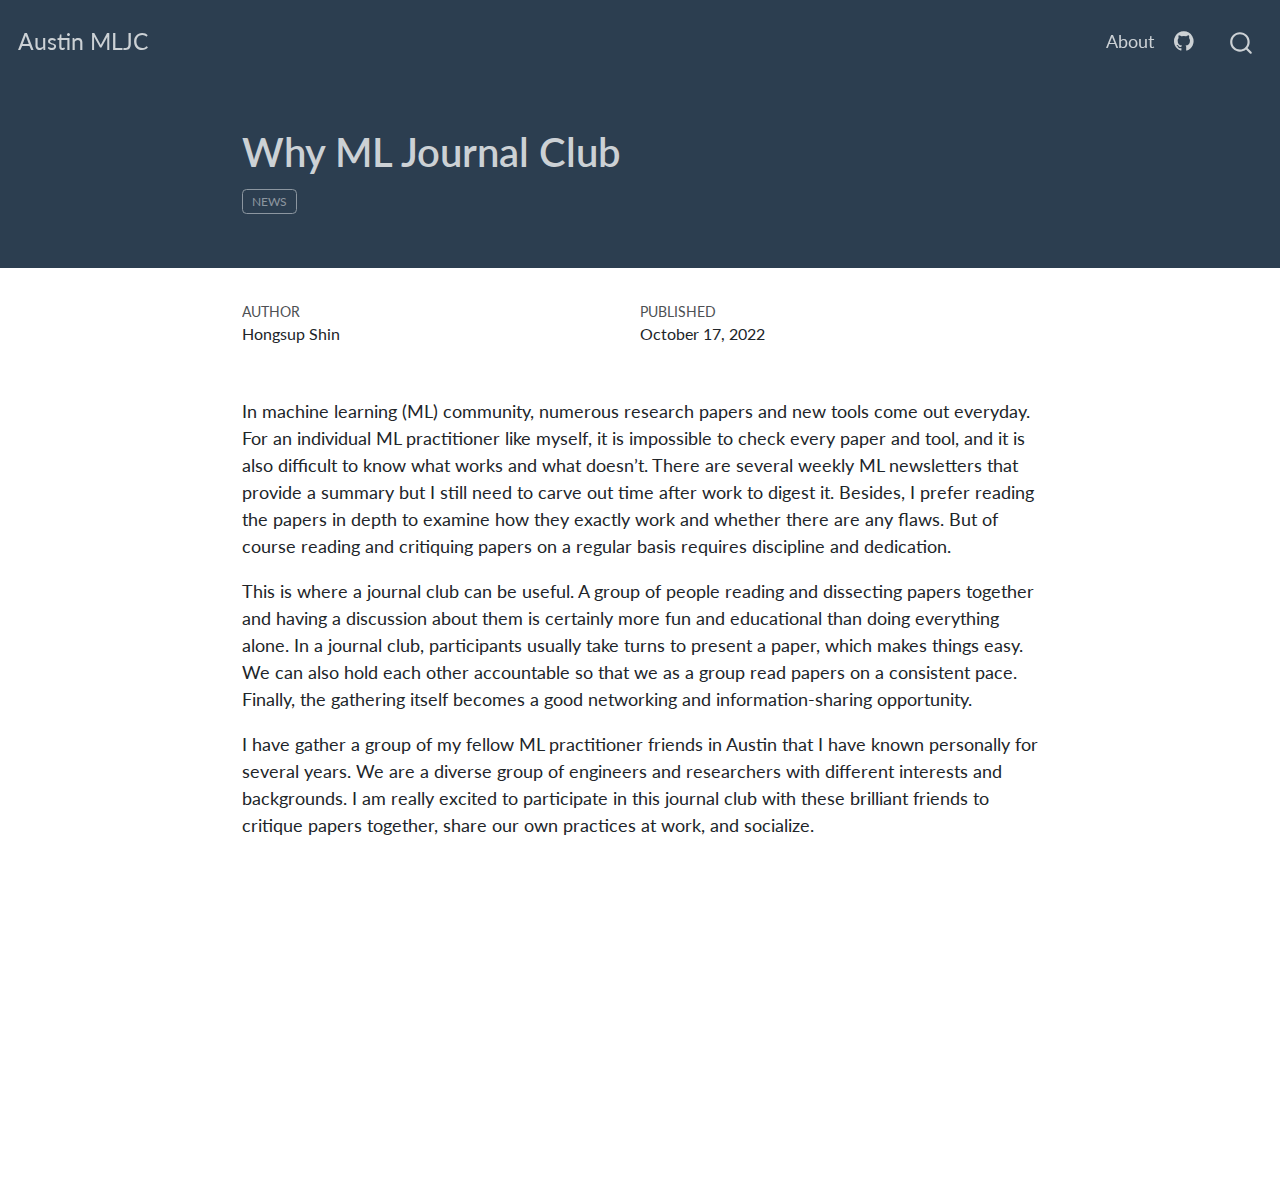
<file: docs/posts/welcome/index.html>
<!DOCTYPE html>
<html xmlns="http://www.w3.org/1999/xhtml" lang="en" xml:lang="en"><head>

<meta charset="utf-8">
<meta name="generator" content="quarto-1.2.242">

<meta name="viewport" content="width=device-width, initial-scale=1.0, user-scalable=yes">

<meta name="author" content="Hongsup Shin">
<meta name="dcterms.date" content="2022-10-17">

<title>Austin MLJC - Why ML Journal Club</title>
<style>
code{white-space: pre-wrap;}
span.smallcaps{font-variant: small-caps;}
div.columns{display: flex; gap: min(4vw, 1.5em);}
div.column{flex: auto; overflow-x: auto;}
div.hanging-indent{margin-left: 1.5em; text-indent: -1.5em;}
ul.task-list{list-style: none;}
ul.task-list li input[type="checkbox"] {
  width: 0.8em;
  margin: 0 0.8em 0.2em -1.6em;
  vertical-align: middle;
}
</style>


<script src="../../site_libs/quarto-nav/quarto-nav.js"></script>
<script src="../../site_libs/quarto-nav/headroom.min.js"></script>
<script src="../../site_libs/clipboard/clipboard.min.js"></script>
<script src="../../site_libs/quarto-search/autocomplete.umd.js"></script>
<script src="../../site_libs/quarto-search/fuse.min.js"></script>
<script src="../../site_libs/quarto-search/quarto-search.js"></script>
<meta name="quarto:offset" content="../../">
<script src="../../site_libs/quarto-html/quarto.js"></script>
<script src="../../site_libs/quarto-html/popper.min.js"></script>
<script src="../../site_libs/quarto-html/tippy.umd.min.js"></script>
<script src="../../site_libs/quarto-html/anchor.min.js"></script>
<link href="../../site_libs/quarto-html/tippy.css" rel="stylesheet">
<link href="../../site_libs/quarto-html/quarto-syntax-highlighting.css" rel="stylesheet" id="quarto-text-highlighting-styles">
<script src="../../site_libs/bootstrap/bootstrap.min.js"></script>
<link href="../../site_libs/bootstrap/bootstrap-icons.css" rel="stylesheet">
<link href="../../site_libs/bootstrap/bootstrap.min.css" rel="stylesheet" id="quarto-bootstrap" data-mode="light">
<script id="quarto-search-options" type="application/json">{
  "location": "navbar",
  "copy-button": false,
  "collapse-after": 3,
  "panel-placement": "end",
  "type": "overlay",
  "limit": 20,
  "language": {
    "search-no-results-text": "No results",
    "search-matching-documents-text": "matching documents",
    "search-copy-link-title": "Copy link to search",
    "search-hide-matches-text": "Hide additional matches",
    "search-more-match-text": "more match in this document",
    "search-more-matches-text": "more matches in this document",
    "search-clear-button-title": "Clear",
    "search-detached-cancel-button-title": "Cancel",
    "search-submit-button-title": "Submit"
  }
}</script>


<link rel="stylesheet" href="../../styles.css">
</head>

<body class="nav-fixed fullcontent">

<div id="quarto-search-results"></div>
  <header id="quarto-header" class="headroom fixed-top">
    <nav class="navbar navbar-expand-lg navbar-dark ">
      <div class="navbar-container container-fluid">
      <div class="navbar-brand-container">
    <a class="navbar-brand" href="../../index.html">
    <span class="navbar-title">Austin MLJC</span>
    </a>
  </div>
          <button class="navbar-toggler" type="button" data-bs-toggle="collapse" data-bs-target="#navbarCollapse" aria-controls="navbarCollapse" aria-expanded="false" aria-label="Toggle navigation" onclick="if (window.quartoToggleHeadroom) { window.quartoToggleHeadroom(); }">
  <span class="navbar-toggler-icon"></span>
</button>
          <div class="collapse navbar-collapse" id="navbarCollapse">
            <ul class="navbar-nav navbar-nav-scroll ms-auto">
  <li class="nav-item">
    <a class="nav-link" href="../../about.html">
 <span class="menu-text">About</span></a>
  </li>  
  <li class="nav-item compact">
    <a class="nav-link" href="https://github.com/AustinMLJournalClub/blog"><i class="bi bi-github" role="img">
</i> 
 <span class="menu-text"></span></a>
  </li>  
</ul>
              <div id="quarto-search" class="" title="Search"></div>
          </div> <!-- /navcollapse -->
      </div> <!-- /container-fluid -->
    </nav>
</header>
<!-- content -->
<header id="title-block-header" class="quarto-title-block default page-columns page-full">
  <div class="quarto-title-banner page-columns page-full">
    <div class="quarto-title column-body">
      <h1 class="title">Why ML Journal Club</h1>
                                <div class="quarto-categories">
                <div class="quarto-category">news</div>
              </div>
                  </div>
  </div>
    
  
  <div class="quarto-title-meta">

      <div>
      <div class="quarto-title-meta-heading">Author</div>
      <div class="quarto-title-meta-contents">
               <p>Hongsup Shin </p>
            </div>
    </div>
      
      <div>
      <div class="quarto-title-meta-heading">Published</div>
      <div class="quarto-title-meta-contents">
        <p class="date">October 17, 2022</p>
      </div>
    </div>
    
      
    </div>
    
  
  </header><div id="quarto-content" class="quarto-container page-columns page-rows-contents page-layout-article page-navbar">
<!-- sidebar -->
<!-- margin-sidebar -->
    
<!-- main -->
<main class="content quarto-banner-title-block" id="quarto-document-content">




<p>In machine learning (ML) community, numerous research papers and new tools come out everyday. For an individual ML practitioner like myself, it is impossible to check every paper and tool, and it is also difficult to know what works and what doesn’t. There are several weekly ML newsletters that provide a summary but I still need to carve out time after work to digest it. Besides, I prefer reading the papers in depth to examine how they exactly work and whether there are any flaws. But of course reading and critiquing papers on a regular basis requires discipline and dedication.</p>
<p>This is where a journal club can be useful. A group of people reading and dissecting papers together and having a discussion about them is certainly more fun and educational than doing everything alone. In a journal club, participants usually take turns to present a paper, which makes things easy. We can also hold each other accountable so that we as a group read papers on a consistent pace. Finally, the gathering itself becomes a good networking and information-sharing opportunity.</p>
<p>I have gather a group of my fellow ML practitioner friends in Austin that I have known personally for several years. We are a diverse group of engineers and researchers with different interests and backgrounds. I am really excited to participate in this journal club with these brilliant friends to critique papers together, share our own practices at work, and socialize.</p>



</main> <!-- /main -->
<script id="quarto-html-after-body" type="application/javascript">
window.document.addEventListener("DOMContentLoaded", function (event) {
  const toggleBodyColorMode = (bsSheetEl) => {
    const mode = bsSheetEl.getAttribute("data-mode");
    const bodyEl = window.document.querySelector("body");
    if (mode === "dark") {
      bodyEl.classList.add("quarto-dark");
      bodyEl.classList.remove("quarto-light");
    } else {
      bodyEl.classList.add("quarto-light");
      bodyEl.classList.remove("quarto-dark");
    }
  }
  const toggleBodyColorPrimary = () => {
    const bsSheetEl = window.document.querySelector("link#quarto-bootstrap");
    if (bsSheetEl) {
      toggleBodyColorMode(bsSheetEl);
    }
  }
  toggleBodyColorPrimary();  
  const icon = "";
  const anchorJS = new window.AnchorJS();
  anchorJS.options = {
    placement: 'right',
    icon: icon
  };
  anchorJS.add('.anchored');
  const clipboard = new window.ClipboardJS('.code-copy-button', {
    target: function(trigger) {
      return trigger.previousElementSibling;
    }
  });
  clipboard.on('success', function(e) {
    // button target
    const button = e.trigger;
    // don't keep focus
    button.blur();
    // flash "checked"
    button.classList.add('code-copy-button-checked');
    var currentTitle = button.getAttribute("title");
    button.setAttribute("title", "Copied!");
    let tooltip;
    if (window.bootstrap) {
      button.setAttribute("data-bs-toggle", "tooltip");
      button.setAttribute("data-bs-placement", "left");
      button.setAttribute("data-bs-title", "Copied!");
      tooltip = new bootstrap.Tooltip(button, 
        { trigger: "manual", 
          customClass: "code-copy-button-tooltip",
          offset: [0, -8]});
      tooltip.show();    
    }
    setTimeout(function() {
      if (tooltip) {
        tooltip.hide();
        button.removeAttribute("data-bs-title");
        button.removeAttribute("data-bs-toggle");
        button.removeAttribute("data-bs-placement");
      }
      button.setAttribute("title", currentTitle);
      button.classList.remove('code-copy-button-checked');
    }, 1000);
    // clear code selection
    e.clearSelection();
  });
  function tippyHover(el, contentFn) {
    const config = {
      allowHTML: true,
      content: contentFn,
      maxWidth: 500,
      delay: 100,
      arrow: false,
      appendTo: function(el) {
          return el.parentElement;
      },
      interactive: true,
      interactiveBorder: 10,
      theme: 'quarto',
      placement: 'bottom-start'
    };
    window.tippy(el, config); 
  }
  const noterefs = window.document.querySelectorAll('a[role="doc-noteref"]');
  for (var i=0; i<noterefs.length; i++) {
    const ref = noterefs[i];
    tippyHover(ref, function() {
      // use id or data attribute instead here
      let href = ref.getAttribute('data-footnote-href') || ref.getAttribute('href');
      try { href = new URL(href).hash; } catch {}
      const id = href.replace(/^#\/?/, "");
      const note = window.document.getElementById(id);
      return note.innerHTML;
    });
  }
  const findCites = (el) => {
    const parentEl = el.parentElement;
    if (parentEl) {
      const cites = parentEl.dataset.cites;
      if (cites) {
        return {
          el,
          cites: cites.split(' ')
        };
      } else {
        return findCites(el.parentElement)
      }
    } else {
      return undefined;
    }
  };
  var bibliorefs = window.document.querySelectorAll('a[role="doc-biblioref"]');
  for (var i=0; i<bibliorefs.length; i++) {
    const ref = bibliorefs[i];
    const citeInfo = findCites(ref);
    if (citeInfo) {
      tippyHover(citeInfo.el, function() {
        var popup = window.document.createElement('div');
        citeInfo.cites.forEach(function(cite) {
          var citeDiv = window.document.createElement('div');
          citeDiv.classList.add('hanging-indent');
          citeDiv.classList.add('csl-entry');
          var biblioDiv = window.document.getElementById('ref-' + cite);
          if (biblioDiv) {
            citeDiv.innerHTML = biblioDiv.innerHTML;
          }
          popup.appendChild(citeDiv);
        });
        return popup.innerHTML;
      });
    }
  }
});
</script>
</div> <!-- /content -->



</body></html>
</file>
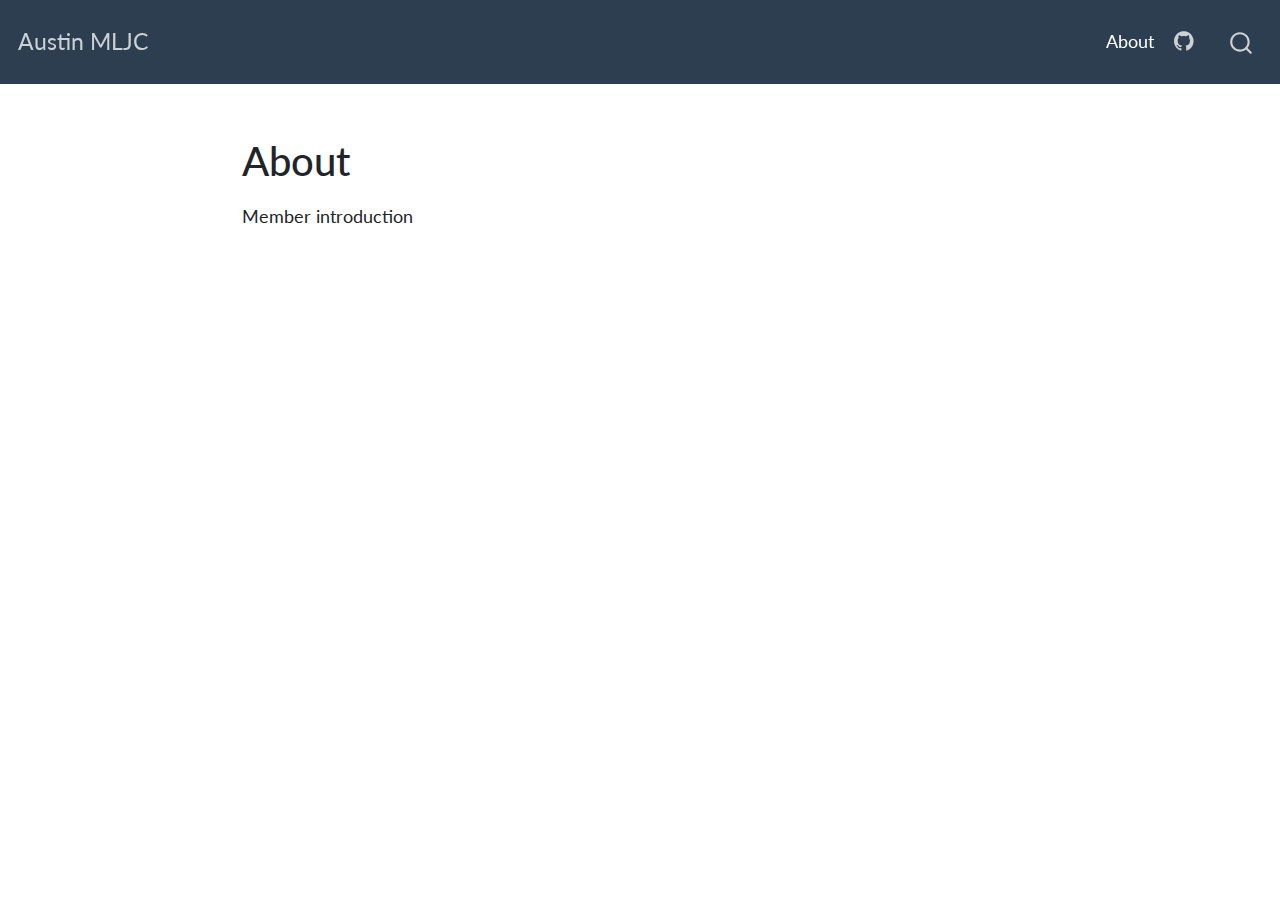
<file: docs/about.html>
<!DOCTYPE html>
<html xmlns="http://www.w3.org/1999/xhtml" lang="en" xml:lang="en"><head>

<meta charset="utf-8">
<meta name="generator" content="quarto-1.2.242">

<meta name="viewport" content="width=device-width, initial-scale=1.0, user-scalable=yes">


<title>Austin MLJC - About</title>
<style>
code{white-space: pre-wrap;}
span.smallcaps{font-variant: small-caps;}
div.columns{display: flex; gap: min(4vw, 1.5em);}
div.column{flex: auto; overflow-x: auto;}
div.hanging-indent{margin-left: 1.5em; text-indent: -1.5em;}
ul.task-list{list-style: none;}
ul.task-list li input[type="checkbox"] {
  width: 0.8em;
  margin: 0 0.8em 0.2em -1.6em;
  vertical-align: middle;
}
</style>


<script src="site_libs/quarto-nav/quarto-nav.js"></script>
<script src="site_libs/quarto-nav/headroom.min.js"></script>
<script src="site_libs/clipboard/clipboard.min.js"></script>
<script src="site_libs/quarto-search/autocomplete.umd.js"></script>
<script src="site_libs/quarto-search/fuse.min.js"></script>
<script src="site_libs/quarto-search/quarto-search.js"></script>
<meta name="quarto:offset" content="./">
<script src="site_libs/quarto-html/quarto.js"></script>
<script src="site_libs/quarto-html/popper.min.js"></script>
<script src="site_libs/quarto-html/tippy.umd.min.js"></script>
<link href="site_libs/quarto-html/tippy.css" rel="stylesheet">
<link href="site_libs/quarto-html/quarto-syntax-highlighting.css" rel="stylesheet" id="quarto-text-highlighting-styles">
<script src="site_libs/bootstrap/bootstrap.min.js"></script>
<link href="site_libs/bootstrap/bootstrap-icons.css" rel="stylesheet">
<link href="site_libs/bootstrap/bootstrap.min.css" rel="stylesheet" id="quarto-bootstrap" data-mode="light">
<script id="quarto-search-options" type="application/json">{
  "location": "navbar",
  "copy-button": false,
  "collapse-after": 3,
  "panel-placement": "end",
  "type": "overlay",
  "limit": 20,
  "language": {
    "search-no-results-text": "No results",
    "search-matching-documents-text": "matching documents",
    "search-copy-link-title": "Copy link to search",
    "search-hide-matches-text": "Hide additional matches",
    "search-more-match-text": "more match in this document",
    "search-more-matches-text": "more matches in this document",
    "search-clear-button-title": "Clear",
    "search-detached-cancel-button-title": "Cancel",
    "search-submit-button-title": "Submit"
  }
}</script>


<link rel="stylesheet" href="styles.css">
</head>

<body class="nav-fixed fullcontent">

<div id="quarto-search-results"></div>
  <header id="quarto-header" class="headroom fixed-top">
    <nav class="navbar navbar-expand-lg navbar-dark ">
      <div class="navbar-container container-fluid">
      <div class="navbar-brand-container">
    <a class="navbar-brand" href="./index.html">
    <span class="navbar-title">Austin MLJC</span>
    </a>
  </div>
          <button class="navbar-toggler" type="button" data-bs-toggle="collapse" data-bs-target="#navbarCollapse" aria-controls="navbarCollapse" aria-expanded="false" aria-label="Toggle navigation" onclick="if (window.quartoToggleHeadroom) { window.quartoToggleHeadroom(); }">
  <span class="navbar-toggler-icon"></span>
</button>
          <div class="collapse navbar-collapse" id="navbarCollapse">
            <ul class="navbar-nav navbar-nav-scroll ms-auto">
  <li class="nav-item">
    <a class="nav-link active" href="./about.html" aria-current="page">
 <span class="menu-text">About</span></a>
  </li>  
  <li class="nav-item compact">
    <a class="nav-link" href="https://github.com/AustinMLJournalClub/blog"><i class="bi bi-github" role="img">
</i> 
 <span class="menu-text"></span></a>
  </li>  
</ul>
              <div id="quarto-search" class="" title="Search"></div>
          </div> <!-- /navcollapse -->
      </div> <!-- /container-fluid -->
    </nav>
</header>
<!-- content -->
<div id="quarto-content" class="quarto-container page-columns page-rows-contents page-layout-article page-navbar">
<!-- sidebar -->
<!-- margin-sidebar -->
    
<!-- main -->
<div class="quarto-about-solana column-body">
  <div class="about-entity">
    <div class="entity-contents">
      <header id="title-block-header" class="quarto-title-block default">
<div class="quarto-title">
<h1 class="title">About</h1>
</div>
<div class="quarto-title-meta">
  </div>
</header> 
      <div class="about-contents"><main class="content" id="quarto-document-content">
<p>Member introduction</p>


</main></div>
    </div>
  </div>
</div>
 <!-- /main -->
<script id="quarto-html-after-body" type="application/javascript">
window.document.addEventListener("DOMContentLoaded", function (event) {
  const toggleBodyColorMode = (bsSheetEl) => {
    const mode = bsSheetEl.getAttribute("data-mode");
    const bodyEl = window.document.querySelector("body");
    if (mode === "dark") {
      bodyEl.classList.add("quarto-dark");
      bodyEl.classList.remove("quarto-light");
    } else {
      bodyEl.classList.add("quarto-light");
      bodyEl.classList.remove("quarto-dark");
    }
  }
  const toggleBodyColorPrimary = () => {
    const bsSheetEl = window.document.querySelector("link#quarto-bootstrap");
    if (bsSheetEl) {
      toggleBodyColorMode(bsSheetEl);
    }
  }
  toggleBodyColorPrimary();  
  const clipboard = new window.ClipboardJS('.code-copy-button', {
    target: function(trigger) {
      return trigger.previousElementSibling;
    }
  });
  clipboard.on('success', function(e) {
    // button target
    const button = e.trigger;
    // don't keep focus
    button.blur();
    // flash "checked"
    button.classList.add('code-copy-button-checked');
    var currentTitle = button.getAttribute("title");
    button.setAttribute("title", "Copied!");
    let tooltip;
    if (window.bootstrap) {
      button.setAttribute("data-bs-toggle", "tooltip");
      button.setAttribute("data-bs-placement", "left");
      button.setAttribute("data-bs-title", "Copied!");
      tooltip = new bootstrap.Tooltip(button, 
        { trigger: "manual", 
          customClass: "code-copy-button-tooltip",
          offset: [0, -8]});
      tooltip.show();    
    }
    setTimeout(function() {
      if (tooltip) {
        tooltip.hide();
        button.removeAttribute("data-bs-title");
        button.removeAttribute("data-bs-toggle");
        button.removeAttribute("data-bs-placement");
      }
      button.setAttribute("title", currentTitle);
      button.classList.remove('code-copy-button-checked');
    }, 1000);
    // clear code selection
    e.clearSelection();
  });
  function tippyHover(el, contentFn) {
    const config = {
      allowHTML: true,
      content: contentFn,
      maxWidth: 500,
      delay: 100,
      arrow: false,
      appendTo: function(el) {
          return el.parentElement;
      },
      interactive: true,
      interactiveBorder: 10,
      theme: 'quarto',
      placement: 'bottom-start'
    };
    window.tippy(el, config); 
  }
  const noterefs = window.document.querySelectorAll('a[role="doc-noteref"]');
  for (var i=0; i<noterefs.length; i++) {
    const ref = noterefs[i];
    tippyHover(ref, function() {
      // use id or data attribute instead here
      let href = ref.getAttribute('data-footnote-href') || ref.getAttribute('href');
      try { href = new URL(href).hash; } catch {}
      const id = href.replace(/^#\/?/, "");
      const note = window.document.getElementById(id);
      return note.innerHTML;
    });
  }
  const findCites = (el) => {
    const parentEl = el.parentElement;
    if (parentEl) {
      const cites = parentEl.dataset.cites;
      if (cites) {
        return {
          el,
          cites: cites.split(' ')
        };
      } else {
        return findCites(el.parentElement)
      }
    } else {
      return undefined;
    }
  };
  var bibliorefs = window.document.querySelectorAll('a[role="doc-biblioref"]');
  for (var i=0; i<bibliorefs.length; i++) {
    const ref = bibliorefs[i];
    const citeInfo = findCites(ref);
    if (citeInfo) {
      tippyHover(citeInfo.el, function() {
        var popup = window.document.createElement('div');
        citeInfo.cites.forEach(function(cite) {
          var citeDiv = window.document.createElement('div');
          citeDiv.classList.add('hanging-indent');
          citeDiv.classList.add('csl-entry');
          var biblioDiv = window.document.getElementById('ref-' + cite);
          if (biblioDiv) {
            citeDiv.innerHTML = biblioDiv.innerHTML;
          }
          popup.appendChild(citeDiv);
        });
        return popup.innerHTML;
      });
    }
  }
});
</script>
</div> <!-- /content -->



</body></html>
</file>
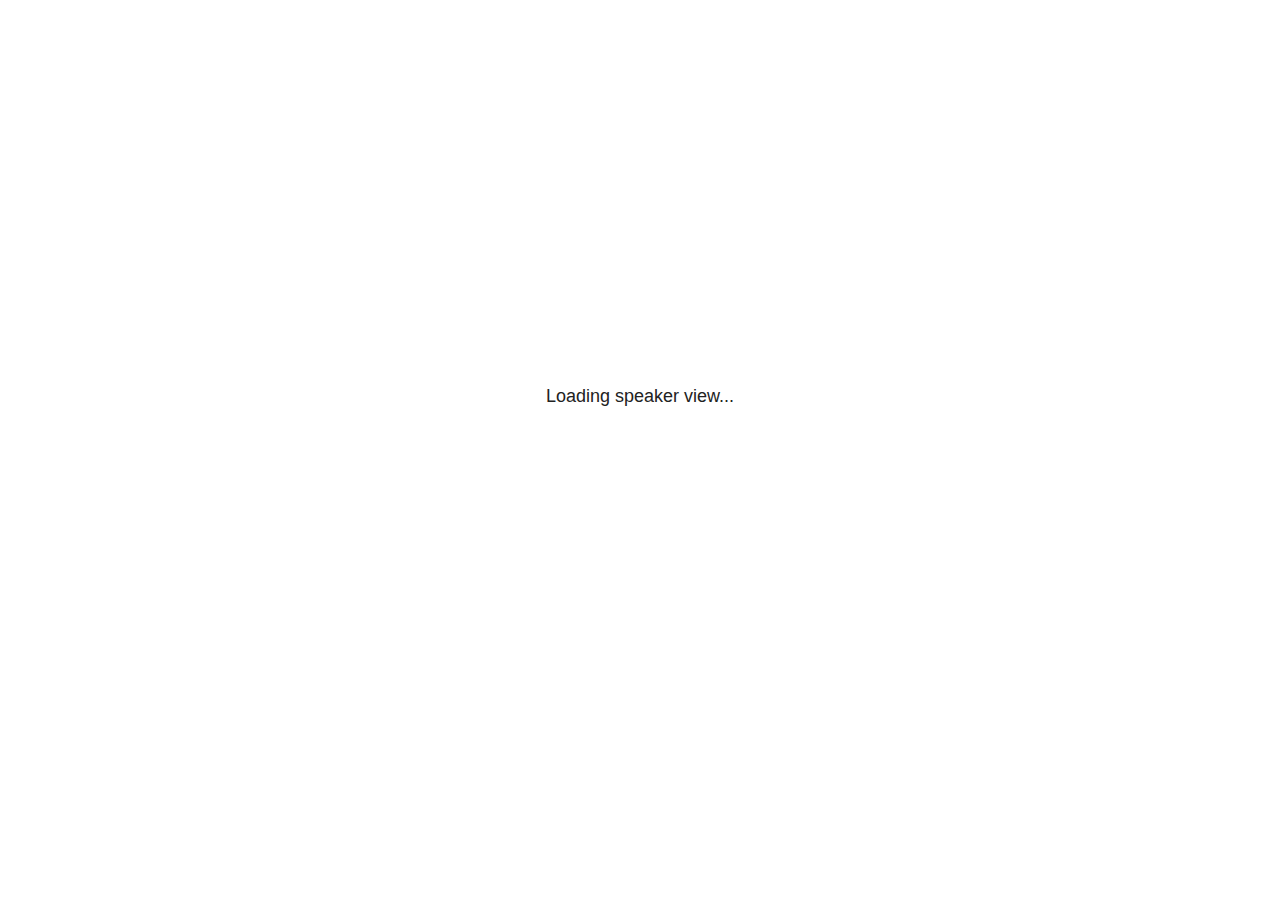
<file: _freeze/site_libs/revealjs/plugin/notes/speaker-view.html>
<!--
	NOTE: You need to build the notes plugin after making changes to this file.
-->
<html lang="en">
	<head>
		<meta charset="utf-8">

		<title>reveal.js - Speaker View</title>

		<style>
			body {
				font-family: Helvetica;
				font-size: 18px;
			}

			#current-slide,
			#upcoming-slide,
			#speaker-controls {
				padding: 6px;
				box-sizing: border-box;
				-moz-box-sizing: border-box;
			}

			#current-slide iframe,
			#upcoming-slide iframe {
				width: 100%;
				height: 100%;
				border: 1px solid #ddd;
			}

			#current-slide .label,
			#upcoming-slide .label {
				position: absolute;
				top: 10px;
				left: 10px;
				z-index: 2;
			}

			#connection-status {
				position: absolute;
				top: 0;
				left: 0;
				width: 100%;
				height: 100%;
				z-index: 20;
				padding: 30% 20% 20% 20%;
				font-size: 18px;
				color: #222;
				background: #fff;
				text-align: center;
				box-sizing: border-box;
				line-height: 1.4;
			}

			.overlay-element {
				height: 34px;
				line-height: 34px;
				padding: 0 10px;
				text-shadow: none;
				background: rgba( 220, 220, 220, 0.8 );
				color: #222;
				font-size: 14px;
			}

			.overlay-element.interactive:hover {
				background: rgba( 220, 220, 220, 1 );
			}

			#current-slide {
				position: absolute;
				width: 60%;
				height: 100%;
				top: 0;
				left: 0;
				padding-right: 0;
			}

			#upcoming-slide {
				position: absolute;
				width: 40%;
				height: 40%;
				right: 0;
				top: 0;
			}

			/* Speaker controls */
			#speaker-controls {
				position: absolute;
				top: 40%;
				right: 0;
				width: 40%;
				height: 60%;
				overflow: auto;
				font-size: 18px;
			}

				.speaker-controls-time.hidden,
				.speaker-controls-notes.hidden {
					display: none;
				}

				.speaker-controls-time .label,
				.speaker-controls-pace .label,
				.speaker-controls-notes .label {
					text-transform: uppercase;
					font-weight: normal;
					font-size: 0.66em;
					color: #666;
					margin: 0;
				}

				.speaker-controls-time, .speaker-controls-pace {
					border-bottom: 1px solid rgba( 200, 200, 200, 0.5 );
					margin-bottom: 10px;
					padding: 10px 16px;
					padding-bottom: 20px;
					cursor: pointer;
				}

				.speaker-controls-time .reset-button {
					opacity: 0;
					float: right;
					color: #666;
					text-decoration: none;
				}
				.speaker-controls-time:hover .reset-button {
					opacity: 1;
				}

				.speaker-controls-time .timer,
				.speaker-controls-time .clock {
					width: 50%;
				}

				.speaker-controls-time .timer,
				.speaker-controls-time .clock,
				.speaker-controls-time .pacing .hours-value,
				.speaker-controls-time .pacing .minutes-value,
				.speaker-controls-time .pacing .seconds-value {
					font-size: 1.9em;
				}

				.speaker-controls-time .timer {
					float: left;
				}

				.speaker-controls-time .clock {
					float: right;
					text-align: right;
				}

				.speaker-controls-time span.mute {
					opacity: 0.3;
				}

				.speaker-controls-time .pacing-title {
					margin-top: 5px;
				}

				.speaker-controls-time .pacing.ahead {
					color: blue;
				}

				.speaker-controls-time .pacing.on-track {
					color: green;
				}

				.speaker-controls-time .pacing.behind {
					color: red;
				}

				.speaker-controls-notes {
					padding: 10px 16px;
				}

				.speaker-controls-notes .value {
					margin-top: 5px;
					line-height: 1.4;
					font-size: 1.2em;
				}

			/* Layout selector */
			#speaker-layout {
				position: absolute;
				top: 10px;
				right: 10px;
				color: #222;
				z-index: 10;
			}
				#speaker-layout select {
					position: absolute;
					width: 100%;
					height: 100%;
					top: 0;
					left: 0;
					border: 0;
					box-shadow: 0;
					cursor: pointer;
					opacity: 0;

					font-size: 1em;
					background-color: transparent;

					-moz-appearance: none;
					-webkit-appearance: none;
					-webkit-tap-highlight-color: rgba(0, 0, 0, 0);
				}

				#speaker-layout select:focus {
					outline: none;
					box-shadow: none;
				}

			.clear {
				clear: both;
			}

			/* Speaker layout: Wide */
			body[data-speaker-layout="wide"] #current-slide,
			body[data-speaker-layout="wide"] #upcoming-slide {
				width: 50%;
				height: 45%;
				padding: 6px;
			}

			body[data-speaker-layout="wide"] #current-slide {
				top: 0;
				left: 0;
			}

			body[data-speaker-layout="wide"] #upcoming-slide {
				top: 0;
				left: 50%;
			}

			body[data-speaker-layout="wide"] #speaker-controls {
				top: 45%;
				left: 0;
				width: 100%;
				height: 50%;
				font-size: 1.25em;
			}

			/* Speaker layout: Tall */
			body[data-speaker-layout="tall"] #current-slide,
			body[data-speaker-layout="tall"] #upcoming-slide {
				width: 45%;
				height: 50%;
				padding: 6px;
			}

			body[data-speaker-layout="tall"] #current-slide {
				top: 0;
				left: 0;
			}

			body[data-speaker-layout="tall"] #upcoming-slide {
				top: 50%;
				left: 0;
			}

			body[data-speaker-layout="tall"] #speaker-controls {
				padding-top: 40px;
				top: 0;
				left: 45%;
				width: 55%;
				height: 100%;
				font-size: 1.25em;
			}

			/* Speaker layout: Notes only */
			body[data-speaker-layout="notes-only"] #current-slide,
			body[data-speaker-layout="notes-only"] #upcoming-slide {
				display: none;
			}

			body[data-speaker-layout="notes-only"] #speaker-controls {
				padding-top: 40px;
				top: 0;
				left: 0;
				width: 100%;
				height: 100%;
				font-size: 1.25em;
			}

			@media screen and (max-width: 1080px) {
				body[data-speaker-layout="default"] #speaker-controls {
					font-size: 16px;
				}
			}

			@media screen and (max-width: 900px) {
				body[data-speaker-layout="default"] #speaker-controls {
					font-size: 14px;
				}
			}

			@media screen and (max-width: 800px) {
				body[data-speaker-layout="default"] #speaker-controls {
					font-size: 12px;
				}
			}

		</style>
	</head>

	<body>

		<div id="connection-status">Loading speaker view...</div>

		<div id="current-slide"></div>
		<div id="upcoming-slide"><span class="overlay-element label">Upcoming</span></div>
		<div id="speaker-controls">
			<div class="speaker-controls-time">
				<h4 class="label">Time <span class="reset-button">Click to Reset</span></h4>
				<div class="clock">
					<span class="clock-value">0:00 AM</span>
				</div>
				<div class="timer">
					<span class="hours-value">00</span><span class="minutes-value">:00</span><span class="seconds-value">:00</span>
				</div>
				<div class="clear"></div>

				<h4 class="label pacing-title" style="display: none">Pacing – Time to finish current slide</h4>
				<div class="pacing" style="display: none">
					<span class="hours-value">00</span><span class="minutes-value">:00</span><span class="seconds-value">:00</span>
				</div>
			</div>

			<div class="speaker-controls-notes hidden">
				<h4 class="label">Notes</h4>
				<div class="value"></div>
			</div>
		</div>
		<div id="speaker-layout" class="overlay-element interactive">
			<span class="speaker-layout-label"></span>
			<select class="speaker-layout-dropdown"></select>
		</div>

		<script>

			(function() {

				var notes,
					notesValue,
					currentState,
					currentSlide,
					upcomingSlide,
					layoutLabel,
					layoutDropdown,
					pendingCalls = {},
					lastRevealApiCallId = 0,
					connected = false,
					whitelistedWindows = [window.opener];

				var SPEAKER_LAYOUTS = {
					'default': 'Default',
					'wide': 'Wide',
					'tall': 'Tall',
					'notes-only': 'Notes only'
				};

				setupLayout();

				var connectionStatus = document.querySelector( '#connection-status' );
				var connectionTimeout = setTimeout( function() {
					connectionStatus.innerHTML = 'Error connecting to main window.<br>Please try closing and reopening the speaker view.';
				}, 5000 );
;
				window.addEventListener( 'message', function( event ) {

					// Validate the origin of this message to prevent XSS
					if( window.location.origin !== event.origin && whitelistedWindows.indexOf( event.source ) === -1 ) {
						return;
					}

					clearTimeout( connectionTimeout );
					connectionStatus.style.display = 'none';

					var data = JSON.parse( event.data );

					// The overview mode is only useful to the reveal.js instance
					// where navigation occurs so we don't sync it
					if( data.state ) delete data.state.overview;

					// Messages sent by the notes plugin inside of the main window
					if( data && data.namespace === 'reveal-notes' ) {
						if( data.type === 'connect' ) {
							handleConnectMessage( data );
						}
						else if( data.type === 'state' ) {
							handleStateMessage( data );
						}
						else if( data.type === 'return' ) {
							pendingCalls[data.callId](data.result);
							delete pendingCalls[data.callId];
						}
					}
					// Messages sent by the reveal.js inside of the current slide preview
					else if( data && data.namespace === 'reveal' ) {
						if( /ready/.test( data.eventName ) ) {
							// Send a message back to notify that the handshake is complete
							window.opener.postMessage( JSON.stringify({ namespace: 'reveal-notes', type: 'connected'} ), '*' );
						}
						else if( /slidechanged|fragmentshown|fragmenthidden|paused|resumed/.test( data.eventName ) && currentState !== JSON.stringify( data.state ) ) {

							dispatchStateToMainWindow( data.state );

						}
					}

				} );

				/**
				 * Updates the presentation in the main window to match the state
				 * of the presentation in the notes window.
				 */
				const dispatchStateToMainWindow = debounce(( state ) => {
					window.opener.postMessage( JSON.stringify({ method: 'setState', args: [ state ]} ), '*' );
				}, 500);

				/**
				 * Asynchronously calls the Reveal.js API of the main frame.
				 */
				function callRevealApi( methodName, methodArguments, callback ) {

					var callId = ++lastRevealApiCallId;
					pendingCalls[callId] = callback;
					window.opener.postMessage( JSON.stringify( {
						namespace: 'reveal-notes',
						type: 'call',
						callId: callId,
						methodName: methodName,
						arguments: methodArguments
					} ), '*' );

				}

				/**
				 * Called when the main window is trying to establish a
				 * connection.
				 */
				function handleConnectMessage( data ) {

					if( connected === false ) {
						connected = true;

						setupIframes( data );
						setupKeyboard();
						setupNotes();
						setupTimer();
						setupHeartbeat();
					}

				}

				/**
				 * Called when the main window sends an updated state.
				 */
				function handleStateMessage( data ) {

					// Store the most recently set state to avoid circular loops
					// applying the same state
					currentState = JSON.stringify( data.state );

					// No need for updating the notes in case of fragment changes
					if ( data.notes ) {
						notes.classList.remove( 'hidden' );
						notesValue.style.whiteSpace = data.whitespace;
						if( data.markdown ) {
							notesValue.innerHTML = marked( data.notes );
						}
						else {
							notesValue.innerHTML = data.notes;
						}
					}
					else {
						notes.classList.add( 'hidden' );
					}

					// Update the note slides
					currentSlide.contentWindow.postMessage( JSON.stringify({ method: 'setState', args: [ data.state ] }), '*' );
					upcomingSlide.contentWindow.postMessage( JSON.stringify({ method: 'setState', args: [ data.state ] }), '*' );
					upcomingSlide.contentWindow.postMessage( JSON.stringify({ method: 'next' }), '*' );

				}

				// Limit to max one state update per X ms
				handleStateMessage = debounce( handleStateMessage, 200 );

				/**
				 * Forward keyboard events to the current slide window.
				 * This enables keyboard events to work even if focus
				 * isn't set on the current slide iframe.
				 *
				 * Block F5 default handling, it reloads and disconnects
				 * the speaker notes window.
				 */
				function setupKeyboard() {

					document.addEventListener( 'keydown', function( event ) {
						if( event.keyCode === 116 || ( event.metaKey && event.keyCode === 82 ) ) {
							event.preventDefault();
							return false;
						}
						currentSlide.contentWindow.postMessage( JSON.stringify({ method: 'triggerKey', args: [ event.keyCode ] }), '*' );
					} );

				}

				/**
				 * Creates the preview iframes.
				 */
				function setupIframes( data ) {

					var params = [
						'receiver',
						'progress=false',
						'history=false',
						'transition=none',
						'autoSlide=0',
						'backgroundTransition=none'
					].join( '&' );

					var urlSeparator = /\?/.test(data.url) ? '&' : '?';
					var hash = '#/' + data.state.indexh + '/' + data.state.indexv;
					var currentURL = data.url + urlSeparator + params + '&postMessageEvents=true' + hash;
					var upcomingURL = data.url + urlSeparator + params + '&controls=false' + hash;

					currentSlide = document.createElement( 'iframe' );
					currentSlide.setAttribute( 'width', 1280 );
					currentSlide.setAttribute( 'height', 1024 );
					currentSlide.setAttribute( 'src', currentURL );
					document.querySelector( '#current-slide' ).appendChild( currentSlide );

					upcomingSlide = document.createElement( 'iframe' );
					upcomingSlide.setAttribute( 'width', 640 );
					upcomingSlide.setAttribute( 'height', 512 );
					upcomingSlide.setAttribute( 'src', upcomingURL );
					document.querySelector( '#upcoming-slide' ).appendChild( upcomingSlide );

					whitelistedWindows.push( currentSlide.contentWindow, upcomingSlide.contentWindow );

				}

				/**
				 * Setup the notes UI.
				 */
				function setupNotes() {

					notes = document.querySelector( '.speaker-controls-notes' );
					notesValue = document.querySelector( '.speaker-controls-notes .value' );

				}

				/**
				 * We send out a heartbeat at all times to ensure we can
				 * reconnect with the main presentation window after reloads.
				 */
				function setupHeartbeat() {

					setInterval( () => {
						window.opener.postMessage( JSON.stringify({ namespace: 'reveal-notes', type: 'heartbeat'} ), '*' );
					}, 1000 );

				}

				function getTimings( callback ) {

					callRevealApi( 'getSlidesAttributes', [], function ( slideAttributes ) {
						callRevealApi( 'getConfig', [], function ( config ) {
							var totalTime = config.totalTime;
							var minTimePerSlide = config.minimumTimePerSlide || 0;
							var defaultTiming = config.defaultTiming;
							if ((defaultTiming == null) && (totalTime == null)) {
								callback(null);
								return;
							}
							// Setting totalTime overrides defaultTiming
							if (totalTime) {
								defaultTiming = 0;
							}
							var timings = [];
							for ( var i in slideAttributes ) {
								var slide = slideAttributes[ i ];
								var timing = defaultTiming;
								if( slide.hasOwnProperty( 'data-timing' )) {
									var t = slide[ 'data-timing' ];
									timing = parseInt(t);
									if( isNaN(timing) ) {
										console.warn("Could not parse timing '" + t + "' of slide " + i + "; using default of " + defaultTiming);
										timing = defaultTiming;
									}
								}
								timings.push(timing);
							}
							if ( totalTime ) {
								// After we've allocated time to individual slides, we summarize it and
								// subtract it from the total time
								var remainingTime = totalTime - timings.reduce( function(a, b) { return a + b; }, 0 );
								// The remaining time is divided by the number of slides that have 0 seconds
								// allocated at the moment, giving the average time-per-slide on the remaining slides
								var remainingSlides = (timings.filter( function(x) { return x == 0 }) ).length
								var timePerSlide = Math.round( remainingTime / remainingSlides, 0 )
								// And now we replace every zero-value timing with that average
								timings = timings.map( function(x) { return (x==0 ? timePerSlide : x) } );
							}
							var slidesUnderMinimum = timings.filter( function(x) { return (x < minTimePerSlide) } ).length
							if ( slidesUnderMinimum ) {
								message = "The pacing time for " + slidesUnderMinimum + " slide(s) is under the configured minimum of " + minTimePerSlide + " seconds. Check the data-timing attribute on individual slides, or consider increasing the totalTime or minimumTimePerSlide configuration options (or removing some slides).";
								alert(message);
							}
							callback( timings );
						} );
					} );

				}

				/**
				 * Return the number of seconds allocated for presenting
				 * all slides up to and including this one.
				 */
				function getTimeAllocated( timings, callback ) {

					callRevealApi( 'getSlidePastCount', [], function ( currentSlide ) {
						var allocated = 0;
						for (var i in timings.slice(0, currentSlide + 1)) {
							allocated += timings[i];
						}
						callback( allocated );
					} );

				}

				/**
				 * Create the timer and clock and start updating them
				 * at an interval.
				 */
				function setupTimer() {

					var start = new Date(),
					timeEl = document.querySelector( '.speaker-controls-time' ),
					clockEl = timeEl.querySelector( '.clock-value' ),
					hoursEl = timeEl.querySelector( '.hours-value' ),
					minutesEl = timeEl.querySelector( '.minutes-value' ),
					secondsEl = timeEl.querySelector( '.seconds-value' ),
					pacingTitleEl = timeEl.querySelector( '.pacing-title' ),
					pacingEl = timeEl.querySelector( '.pacing' ),
					pacingHoursEl = pacingEl.querySelector( '.hours-value' ),
					pacingMinutesEl = pacingEl.querySelector( '.minutes-value' ),
					pacingSecondsEl = pacingEl.querySelector( '.seconds-value' );

					var timings = null;
					getTimings( function ( _timings ) {

						timings = _timings;
						if (_timings !== null) {
							pacingTitleEl.style.removeProperty('display');
							pacingEl.style.removeProperty('display');
						}

						// Update once directly
						_updateTimer();

						// Then update every second
						setInterval( _updateTimer, 1000 );

					} );


					function _resetTimer() {

						if (timings == null) {
							start = new Date();
							_updateTimer();
						}
						else {
							// Reset timer to beginning of current slide
							getTimeAllocated( timings, function ( slideEndTimingSeconds ) {
								var slideEndTiming = slideEndTimingSeconds * 1000;
								callRevealApi( 'getSlidePastCount', [], function ( currentSlide ) {
									var currentSlideTiming = timings[currentSlide] * 1000;
									var previousSlidesTiming = slideEndTiming - currentSlideTiming;
									var now = new Date();
									start = new Date(now.getTime() - previousSlidesTiming);
									_updateTimer();
								} );
							} );
						}

					}

					timeEl.addEventListener( 'click', function() {
						_resetTimer();
						return false;
					} );

					function _displayTime( hrEl, minEl, secEl, time) {

						var sign = Math.sign(time) == -1 ? "-" : "";
						time = Math.abs(Math.round(time / 1000));
						var seconds = time % 60;
						var minutes = Math.floor( time / 60 ) % 60 ;
						var hours = Math.floor( time / ( 60 * 60 )) ;
						hrEl.innerHTML = sign + zeroPadInteger( hours );
						if (hours == 0) {
							hrEl.classList.add( 'mute' );
						}
						else {
							hrEl.classList.remove( 'mute' );
						}
						minEl.innerHTML = ':' + zeroPadInteger( minutes );
						if (hours == 0 && minutes == 0) {
							minEl.classList.add( 'mute' );
						}
						else {
							minEl.classList.remove( 'mute' );
						}
						secEl.innerHTML = ':' + zeroPadInteger( seconds );
					}

					function _updateTimer() {

						var diff, hours, minutes, seconds,
						now = new Date();

						diff = now.getTime() - start.getTime();

						clockEl.innerHTML = now.toLocaleTimeString( 'en-US', { hour12: true, hour: '2-digit', minute:'2-digit' } );
						_displayTime( hoursEl, minutesEl, secondsEl, diff );
						if (timings !== null) {
							_updatePacing(diff);
						}

					}

					function _updatePacing(diff) {

						getTimeAllocated( timings, function ( slideEndTimingSeconds ) {
							var slideEndTiming = slideEndTimingSeconds * 1000;

							callRevealApi( 'getSlidePastCount', [], function ( currentSlide ) {
								var currentSlideTiming = timings[currentSlide] * 1000;
								var timeLeftCurrentSlide = slideEndTiming - diff;
								if (timeLeftCurrentSlide < 0) {
									pacingEl.className = 'pacing behind';
								}
								else if (timeLeftCurrentSlide < currentSlideTiming) {
									pacingEl.className = 'pacing on-track';
								}
								else {
									pacingEl.className = 'pacing ahead';
								}
								_displayTime( pacingHoursEl, pacingMinutesEl, pacingSecondsEl, timeLeftCurrentSlide );
							} );
						} );
					}

				}

				/**
				 * Sets up the speaker view layout and layout selector.
				 */
				function setupLayout() {

					layoutDropdown = document.querySelector( '.speaker-layout-dropdown' );
					layoutLabel = document.querySelector( '.speaker-layout-label' );

					// Render the list of available layouts
					for( var id in SPEAKER_LAYOUTS ) {
						var option = document.createElement( 'option' );
						option.setAttribute( 'value', id );
						option.textContent = SPEAKER_LAYOUTS[ id ];
						layoutDropdown.appendChild( option );
					}

					// Monitor the dropdown for changes
					layoutDropdown.addEventListener( 'change', function( event ) {

						setLayout( layoutDropdown.value );

					}, false );

					// Restore any currently persisted layout
					setLayout( getLayout() );

				}

				/**
				 * Sets a new speaker view layout. The layout is persisted
				 * in local storage.
				 */
				function setLayout( value ) {

					var title = SPEAKER_LAYOUTS[ value ];

					layoutLabel.innerHTML = 'Layout' + ( title ? ( ': ' + title ) : '' );
					layoutDropdown.value = value;

					document.body.setAttribute( 'data-speaker-layout', value );

					// Persist locally
					if( supportsLocalStorage() ) {
						window.localStorage.setItem( 'reveal-speaker-layout', value );
					}

				}

				/**
				 * Returns the ID of the most recently set speaker layout
				 * or our default layout if none has been set.
				 */
				function getLayout() {

					if( supportsLocalStorage() ) {
						var layout = window.localStorage.getItem( 'reveal-speaker-layout' );
						if( layout ) {
							return layout;
						}
					}

					// Default to the first record in the layouts hash
					for( var id in SPEAKER_LAYOUTS ) {
						return id;
					}

				}

				function supportsLocalStorage() {

					try {
						localStorage.setItem('test', 'test');
						localStorage.removeItem('test');
						return true;
					}
					catch( e ) {
						return false;
					}

				}

				function zeroPadInteger( num ) {

					var str = '00' + parseInt( num );
					return str.substring( str.length - 2 );

				}

				/**
				 * Limits the frequency at which a function can be called.
				 */
				function debounce( fn, ms ) {

					var lastTime = 0,
						timeout;

					return function() {

						var args = arguments;
						var context = this;

						clearTimeout( timeout );

						var timeSinceLastCall = Date.now() - lastTime;
						if( timeSinceLastCall > ms ) {
							fn.apply( context, args );
							lastTime = Date.now();
						}
						else {
							timeout = setTimeout( function() {
								fn.apply( context, args );
								lastTime = Date.now();
							}, ms - timeSinceLastCall );
						}

					}

				}

			})();

		</script>
	</body>
</html>
</file>
<file: docs/site_libs/quarto-html/tippy.css>
.tippy-box[data-animation=fade][data-state=hidden]{opacity:0}[data-tippy-root]{max-width:calc(100vw - 10px)}.tippy-box{position:relative;background-color:#333;color:#fff;border-radius:4px;font-size:14px;line-height:1.4;white-space:normal;outline:0;transition-property:transform,visibility,opacity}.tippy-box[data-placement^=top]>.tippy-arrow{bottom:0}.tippy-box[data-placement^=top]>.tippy-arrow:before{bottom:-7px;left:0;border-width:8px 8px 0;border-top-color:initial;transform-origin:center top}.tippy-box[data-placement^=bottom]>.tippy-arrow{top:0}.tippy-box[data-placement^=bottom]>.tippy-arrow:before{top:-7px;left:0;border-width:0 8px 8px;border-bottom-color:initial;transform-origin:center bottom}.tippy-box[data-placement^=left]>.tippy-arrow{right:0}.tippy-box[data-placement^=left]>.tippy-arrow:before{border-width:8px 0 8px 8px;border-left-color:initial;right:-7px;transform-origin:center left}.tippy-box[data-placement^=right]>.tippy-arrow{left:0}.tippy-box[data-placement^=right]>.tippy-arrow:before{left:-7px;border-width:8px 8px 8px 0;border-right-color:initial;transform-origin:center right}.tippy-box[data-inertia][data-state=visible]{transition-timing-function:cubic-bezier(.54,1.5,.38,1.11)}.tippy-arrow{width:16px;height:16px;color:#333}.tippy-arrow:before{content:"";position:absolute;border-color:transparent;border-style:solid}.tippy-content{position:relative;padding:5px 9px;z-index:1}
</file>
<file: docs/site_libs/quarto-html/quarto-syntax-highlighting.css>
/* quarto syntax highlight colors */
:root {
  --quarto-hl-ot-color: #003B4F;
  --quarto-hl-at-color: #657422;
  --quarto-hl-ss-color: #20794D;
  --quarto-hl-an-color: #5E5E5E;
  --quarto-hl-fu-color: #4758AB;
  --quarto-hl-st-color: #20794D;
  --quarto-hl-cf-color: #003B4F;
  --quarto-hl-op-color: #5E5E5E;
  --quarto-hl-er-color: #AD0000;
  --quarto-hl-bn-color: #AD0000;
  --quarto-hl-al-color: #AD0000;
  --quarto-hl-va-color: #111111;
  --quarto-hl-bu-color: inherit;
  --quarto-hl-ex-color: inherit;
  --quarto-hl-pp-color: #AD0000;
  --quarto-hl-in-color: #5E5E5E;
  --quarto-hl-vs-color: #20794D;
  --quarto-hl-wa-color: #5E5E5E;
  --quarto-hl-do-color: #5E5E5E;
  --quarto-hl-im-color: #00769E;
  --quarto-hl-ch-color: #20794D;
  --quarto-hl-dt-color: #AD0000;
  --quarto-hl-fl-color: #AD0000;
  --quarto-hl-co-color: #5E5E5E;
  --quarto-hl-cv-color: #5E5E5E;
  --quarto-hl-cn-color: #8f5902;
  --quarto-hl-sc-color: #5E5E5E;
  --quarto-hl-dv-color: #AD0000;
  --quarto-hl-kw-color: #003B4F;
}

/* other quarto variables */
:root {
  --quarto-font-monospace: SFMono-Regular, Menlo, Monaco, Consolas, "Liberation Mono", "Courier New", monospace;
}

pre > code.sourceCode > span {
  color: #003B4F;
}

code span {
  color: #003B4F;
}

code.sourceCode > span {
  color: #003B4F;
}

div.sourceCode,
div.sourceCode pre.sourceCode {
  color: #003B4F;
}

code span.ot {
  color: #003B4F;
}

code span.at {
  color: #657422;
}

code span.ss {
  color: #20794D;
}

code span.an {
  color: #5E5E5E;
}

code span.fu {
  color: #4758AB;
}

code span.st {
  color: #20794D;
}

code span.cf {
  color: #003B4F;
}

code span.op {
  color: #5E5E5E;
}

code span.er {
  color: #AD0000;
}

code span.bn {
  color: #AD0000;
}

code span.al {
  color: #AD0000;
}

code span.va {
  color: #111111;
}

code span.pp {
  color: #AD0000;
}

code span.in {
  color: #5E5E5E;
}

code span.vs {
  color: #20794D;
}

code span.wa {
  color: #5E5E5E;
  font-style: italic;
}

code span.do {
  color: #5E5E5E;
  font-style: italic;
}

code span.im {
  color: #00769E;
}

code span.ch {
  color: #20794D;
}

code span.dt {
  color: #AD0000;
}

code span.fl {
  color: #AD0000;
}

code span.co {
  color: #5E5E5E;
}

code span.cv {
  color: #5E5E5E;
  font-style: italic;
}

code span.cn {
  color: #8f5902;
}

code span.sc {
  color: #5E5E5E;
}

code span.dv {
  color: #AD0000;
}

code span.kw {
  color: #003B4F;
}

.prevent-inlining {
  content: "</";
}

/*# sourceMappingURL=debc5d5d77c3f9108843748ff7464032.css.map */
</file>
<file: docs/styles.css>
/* css styles */
</file>
